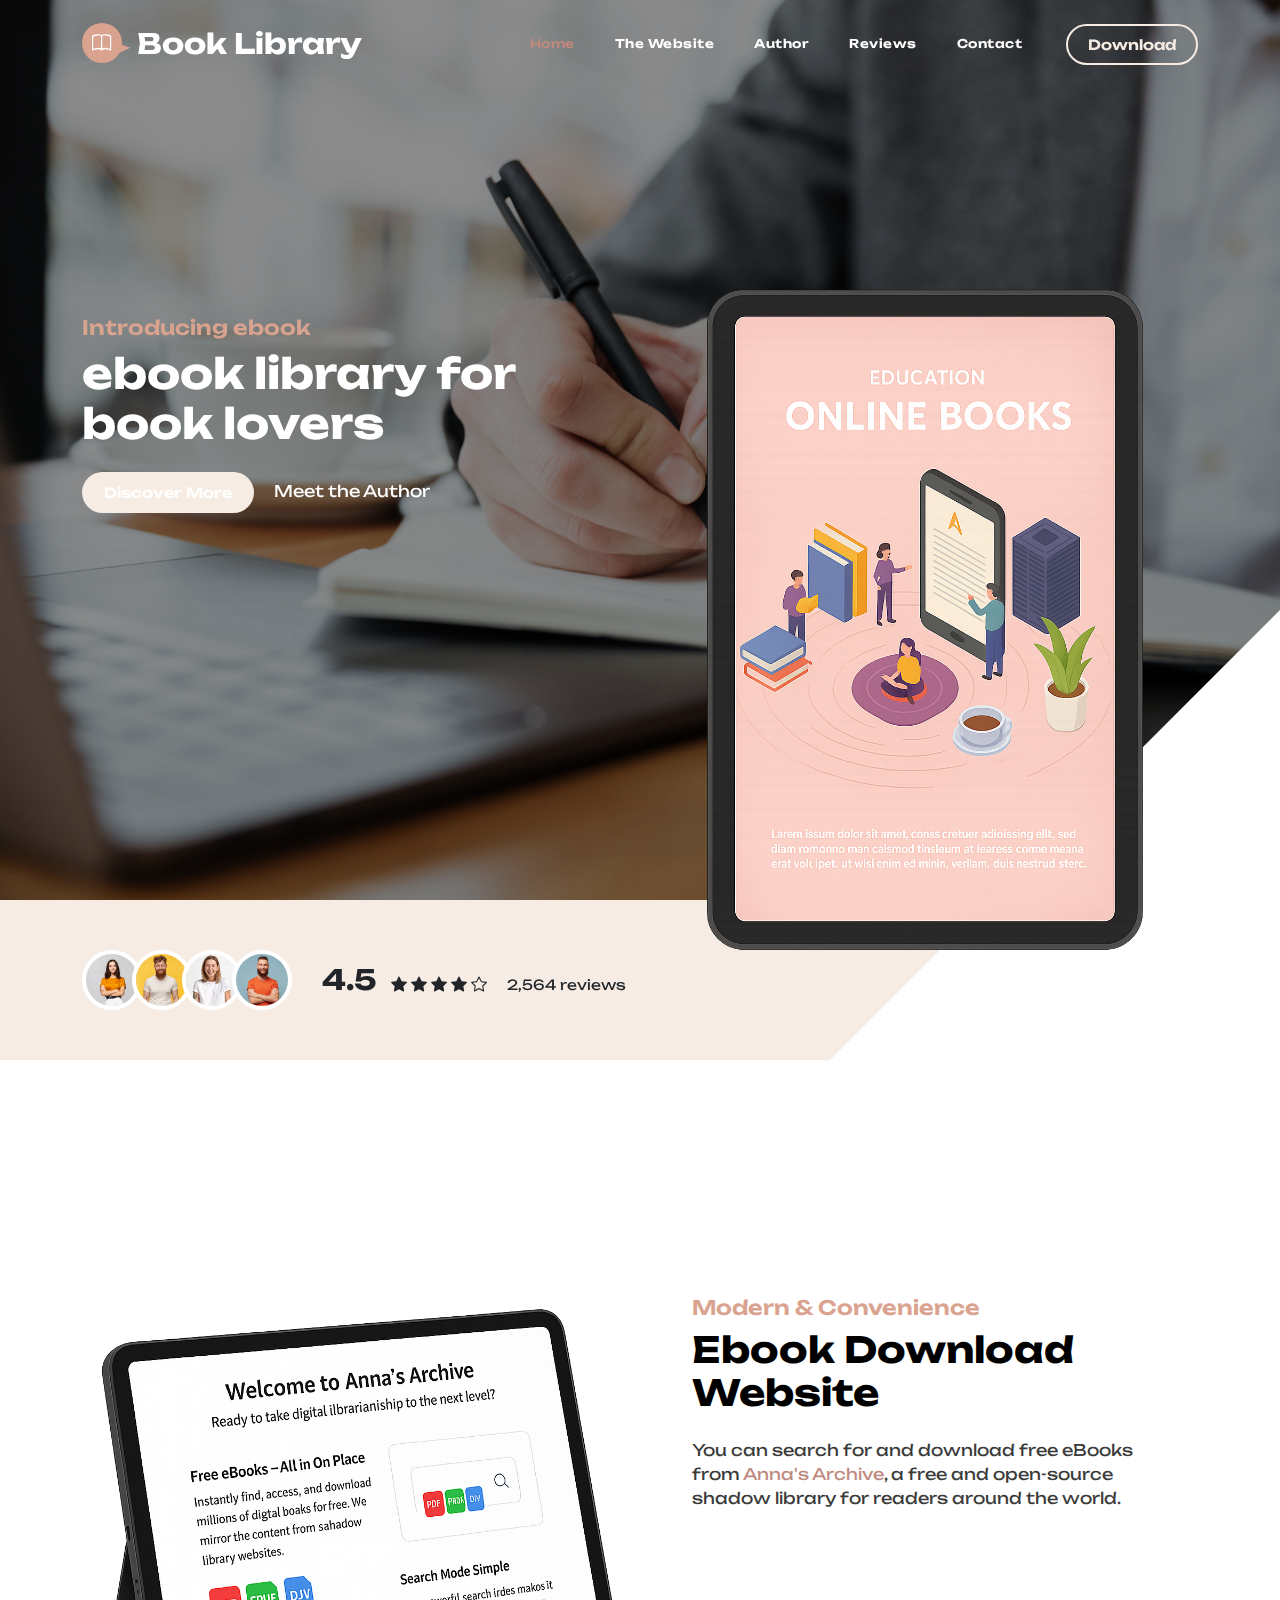
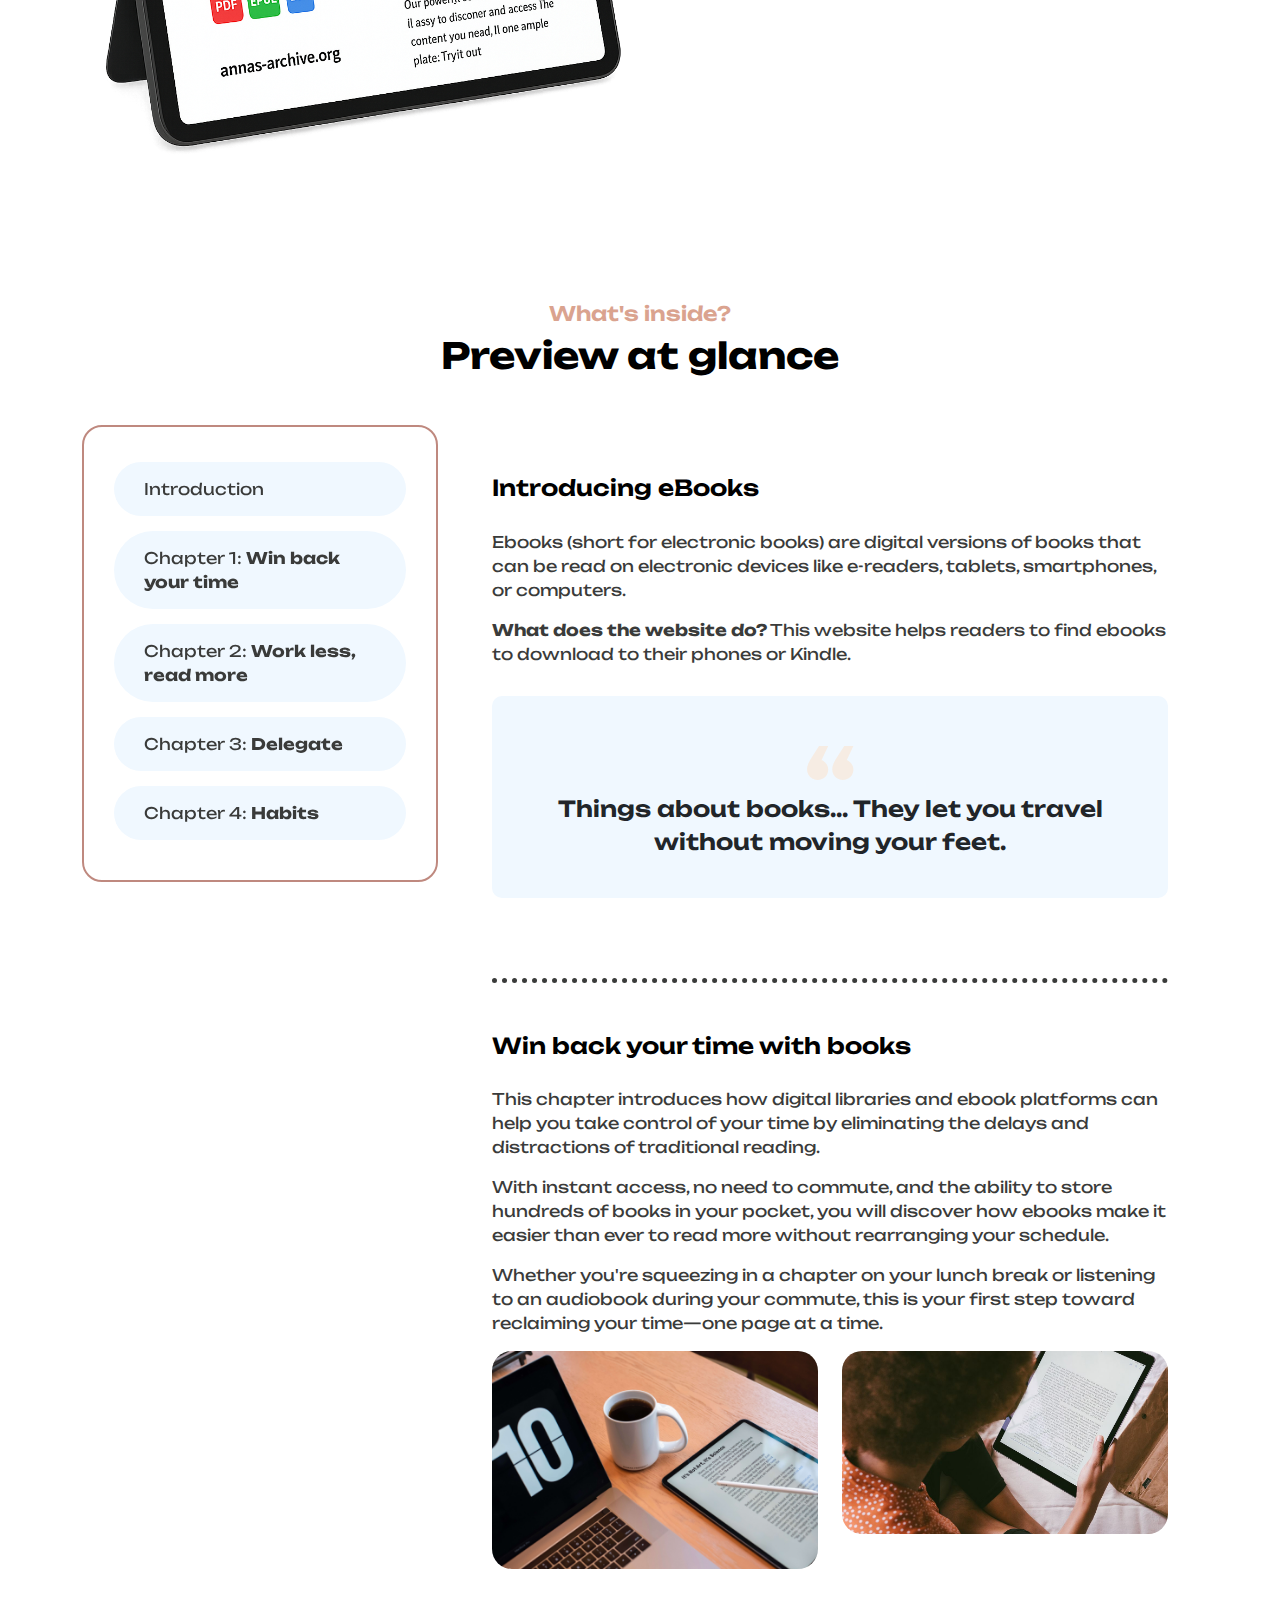
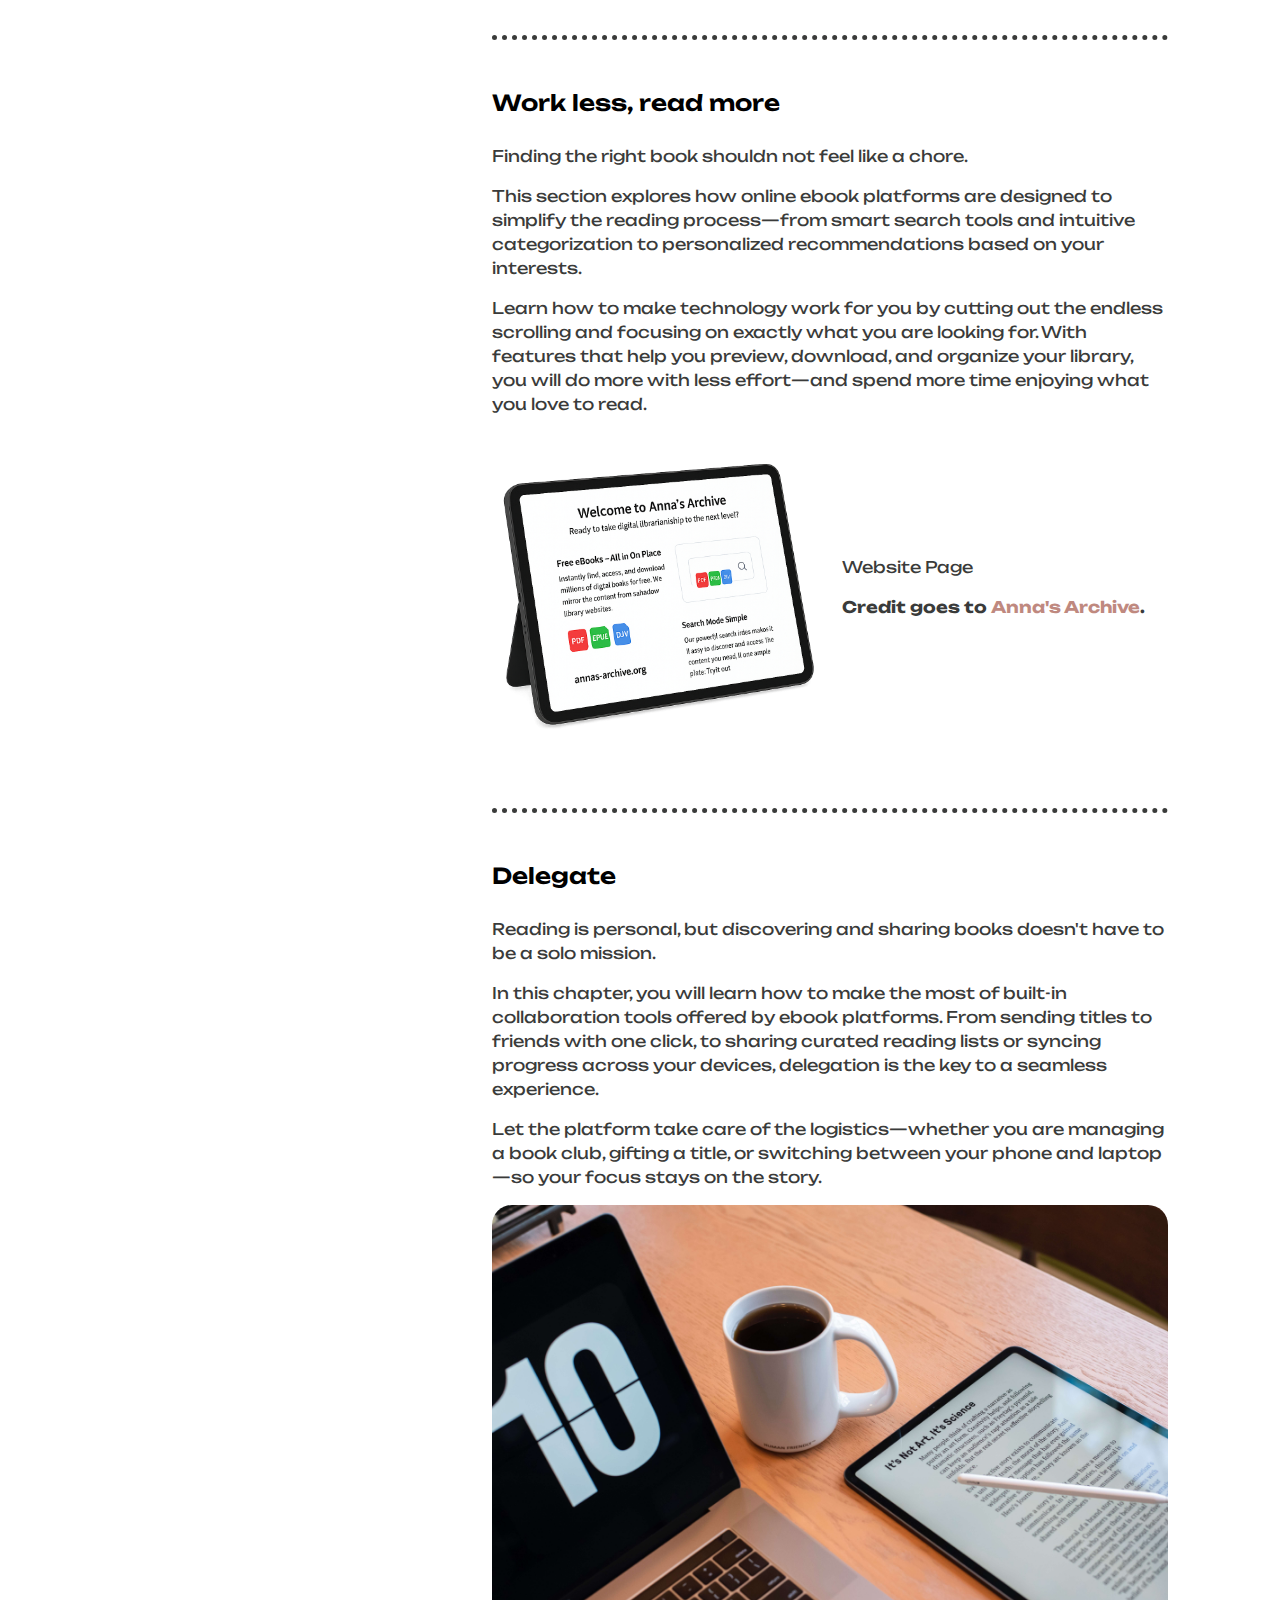
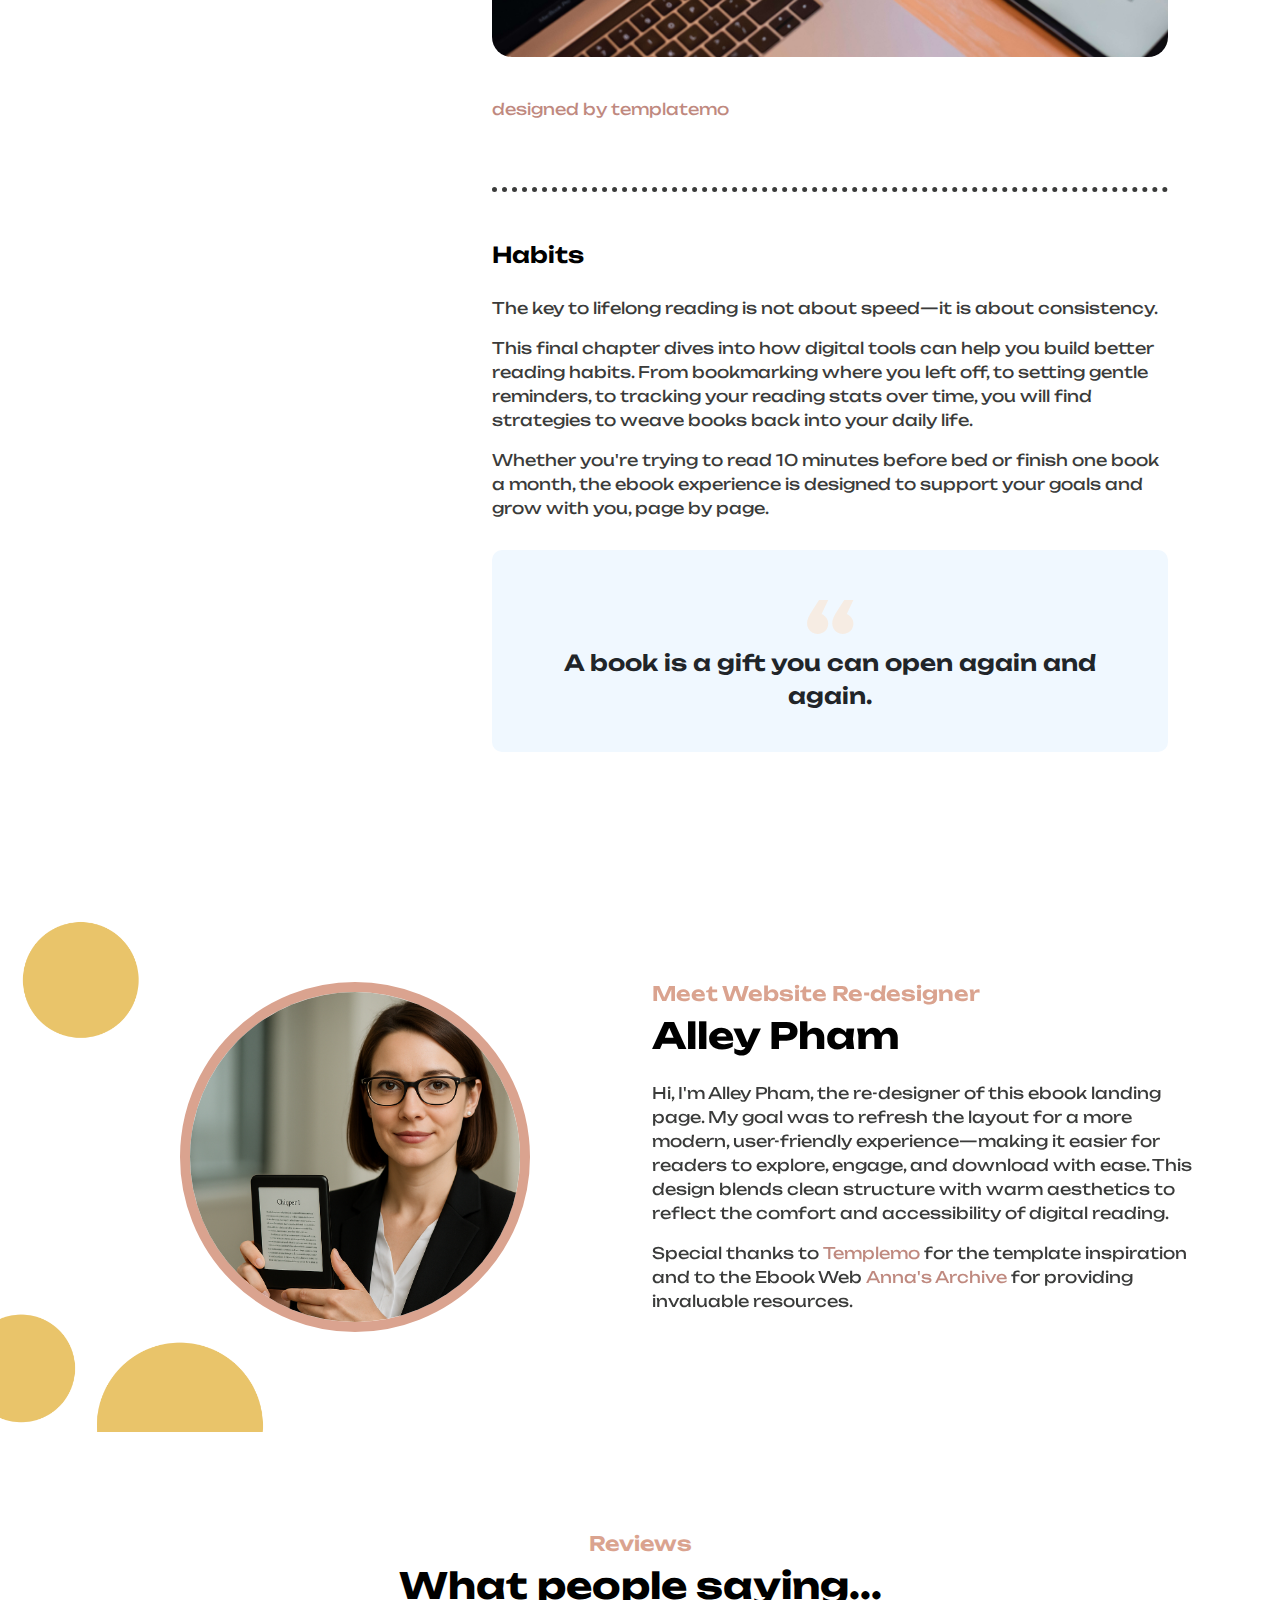
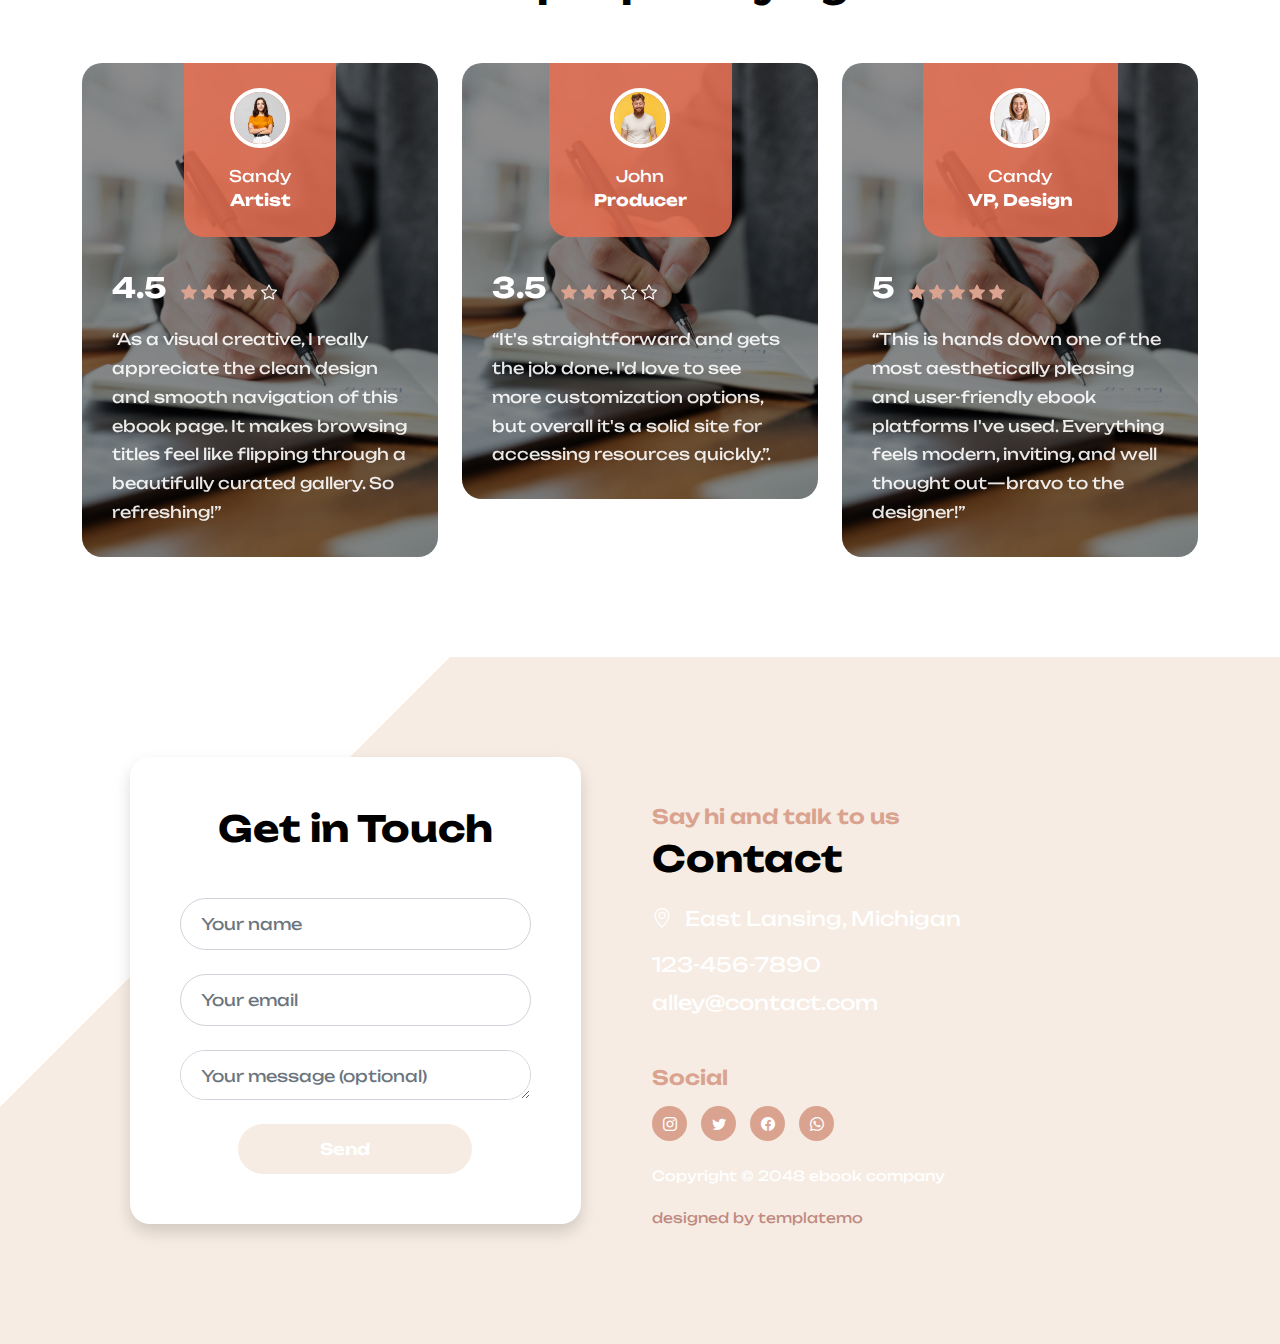
<file: Desktop/Github_MI472/index.html>
<!doctype html>
<html lang="en">
    <head>
        <meta charset="utf-8">
        <meta name="viewport" content="width=device-width, initial-scale=1">

        <meta name="description" content="">
        <meta name="author" content="">

        <title>ebook landing page template</title>

        <!-- CSS FILES -->        
        <link rel="preconnect" href="https://fonts.googleapis.com">
        
        <link rel="preconnect" href="https://fonts.gstatic.com" crossorigin>

        <link href="https://fonts.googleapis.com/css2?family=Unbounded:wght@300;400;600;700&display=swap" rel="stylesheet">

        <link href="css/bootstrap.min.css" rel="stylesheet">

        <link href="css/bootstrap-icons.css" rel="stylesheet">

        <link href="css/templatemo-ebook-landing.css" rel="stylesheet">
<!--

TemplateMo 588 ebook landing

https://templatemo.com/tm-588-ebook-landing

-->
    </head>
    
    <body>

        <main>

            <nav class="navbar navbar-expand-lg">
                <div class="container">
                    <a class="navbar-brand" href="index.html">
                        <i class="navbar-brand-icon bi-book me-2"></i>
                        <span>Book Library</span>
                    </a>

                    <div class="d-lg-none ms-auto me-3">
                        <a href="#" class="btn custom-btn custom-border-btn btn-naira btn-inverted">
                            <i class="btn-icon bi-cloud-download"></i>
                            <span>Download</span><!-- duplicated another one below for mobile -->
                        </a>
                    </div>
    
                    <button class="navbar-toggler" type="button" data-bs-toggle="collapse" data-bs-target="#navbarNav" aria-controls="navbarNav" aria-expanded="false" aria-label="Toggle navigation">
                        <span class="navbar-toggler-icon"></span>
                    </button>
    
                    <div class="collapse navbar-collapse" id="navbarNav">
                        <ul class="navbar-nav ms-lg-auto me-lg-4">
                            <li class="nav-item">
                                <a class="nav-link click-scroll" href="#section_1">Home</a>
                            </li>
    
                            <li class="nav-item">
                                <a class="nav-link click-scroll" href="#section_2">The Website</a>
                            </li>

                            <li class="nav-item">
                                <a class="nav-link click-scroll" href="#section_3">Author</a>
                            </li>

                            <li class="nav-item">
                                <a class="nav-link click-scroll" href="#section_4">Reviews</a>
                            </li>

                            <li class="nav-item">
                                <a class="nav-link click-scroll" href="#section_5">Contact</a>
                            </li>
                        </ul>

                        <div class="d-none d-lg-block">
                            <a href="#" class="btn custom-btn custom-border-btn btn-naira btn-inverted">
                                <i class="btn-icon bi-cloud-download"></i>
                                <span>Download</span><!-- duplicated above one for mobile -->
                            </a>
                        </div>
                    </div>
                </div>
            </nav>
            

            <section class="hero-section d-flex justify-content-center align-items-center min-vh-100" id="section_1">
                <div class="container">
                    <div class="row">

                        <div class="col-lg-6 col-12 mb-5 pb-5 pb-lg-0 mb-lg-0">

                            <h6>Introducing ebook</h6>

                            <h1 class="text-white mb-4">ebook library for book lovers</h1>

                            <a href="#section_2" class="btn custom-btn smoothscroll me-3">Discover More</a>

                            <a href="#section_3" class="link link--kale smoothscroll">Meet the Author</a>
                        </div>

                        <div class="hero-image-wrap col-lg-6 col-12 mt-3 mt-lg-0">
                            <img src="images/ChatGPT-ebook-tablet.png" class="hero-image img-fluid" alt="ChatGPT ebook tablet">
                        </div>

                    </div>
                </div>
            </section>


            <section class="featured-section">
                <div class="container">
                    <div class="row">

                        <div class="col-lg-8 col-12">
                            <div class="avatar-group d-flex flex-wrap align-items-center">
                                <img src="images/avatar/portrait-beautiful-young-woman-standing-grey-wall.jpg" class="img-fluid avatar-image" alt="">

                                <img src="images/avatar/portrait-young-redhead-bearded-male.jpg" class="img-fluid avatar-image avatar-image-left" alt="">

                                <img src="images/avatar/pretty-blonde-woman.jpg" class="img-fluid avatar-image avatar-image-left" alt="">

                                <img src="images/avatar/studio-portrait-emotional-happy-funny-smiling-boyfriend.jpg" class="img-fluid avatar-image avatar-image-left" alt="">

                                <div class="reviews-group mt-3 mt-lg-0">
                                    <strong>4.5</strong>

                                    <i class="bi-star-fill"></i>
                                    <i class="bi-star-fill"></i>
                                    <i class="bi-star-fill"></i>
                                    <i class="bi-star-fill"></i>
                                    <i class="bi-star"></i>

                                    <small class="ms-3">2,564 reviews</small>
                                </div>
                            </div>
                        </div>
                    </div>
                </div>
            </section>


            <section class="py-lg-5"></section>


            <section class="book-section section-padding" id="section_2">
                <div class="container">
                    <div class="row">

                        <div class="col-lg-6 col-12">
                            <img src="images/annas-archive-tablet.png" class="img-fluid" alt="">
                        </div>

                        <div class="col-lg-6 col-12">
                            <div class="book-section-info">
                                <h6>Modern &amp; Convenience</h6>


                                <h2 class="mb-4">Ebook Download Website</h2>

                                <p>You can search for and download free eBooks from <a rel="nofollow" href="https://annas-archive.org/" target="_blank">Anna's Archive</a>, a free and open-source shadow library for readers around the world.</p>
                            </div>
                        </div>

                    </div>
                </div>
            </section>


            <section>
                <div class="container">
                    <div class="row">

                        <div class="col-lg-12 col-12 text-center">
                            <h6>What's inside?</h6>

                            <h2 class="mb-5">Preview at glance</h2>
                        </div>

                        <div class="col-lg-4 col-12">
                            <nav id="navbar-example3" class="h-100 flex-column align-items-stretch">
                                <nav class="nav nav-pills flex-column">
                                    <a class="nav-link smoothscroll" href="#item-1">Introduction</a>

                                    <a class="nav-link smoothscroll" href="#item-2">Chapter 1: <strong>Win back your time</strong></a>

                                    <a class="nav-link smoothscroll" href="#item-3">Chapter 2: <strong>Work less, read more</strong></a>

                                    <a class="nav-link smoothscroll" href="#item-4">Chapter 3: <strong>Delegate</strong></a>

                                    <a class="nav-link smoothscroll" href="#item-5">Chapter 4: <strong>Habits</strong></a>
                                </nav>
                            </nav>
                        </div>

                        <div class="col-lg-8 col-12">
                            <div data-bs-spy="scroll" data-bs-target="#navbar-example3" data-bs-smooth-scroll="true" class="scrollspy-example-2" tabindex="0">
                                <div class="scrollspy-example-item" id="item-1">
                                    <h5>Introducing eBooks</h5>
                                    
                                    <p>Ebooks (short for electronic books) are digital versions of books that can be read on electronic devices like e-readers, tablets, smartphones, or computers.</p>

                                    <p><strong>What does the website do?</strong> This website helps readers to find ebooks to download to their phones or Kindle.</p>

                                    <blockquote class="blockquote">Things about books... They let you travel without moving your feet.</blockquote>
                                </div>

                                <div class="scrollspy-example-item" id="item-2">
                                    <h5>Win back your time with books</h5>

                                    <p>This chapter introduces how digital libraries and ebook platforms can help you take control of your time by eliminating the delays and distractions of traditional reading.</p>

                                    <p>With instant access, no need to commute, and the ability to store hundreds of books in your pocket, you will discover how ebooks make it easier than ever to read more without rearranging your schedule.</p>

                                    <p>Whether you're squeezing in a chapter on your lunch break or listening to an audiobook during your commute, this is your first step toward reclaiming your time—one page at a time.</p>

                                    <div class="row">
                                        <div class="col-lg-6 col-12 mb-3">
                                            <img src="images/ebook-chapter2.jpg" class="scrollspy-example-item-image img-fluid" alt="">
                                        </div>

                                        <div class="col-lg-6 col-12 mb-3">
                                            <img src="images/reading-chapter2.jpg" class="scrollspy-example-item-image img-fluid" alt="">
                                        </div>
                                    </div>

                                </div>

                                <div class="scrollspy-example-item" id="item-3">
                                    <h5>Work less, read more</h5>

                                    <p>Finding the right book shouldn not feel like a chore.</p>

                                    <p>This section explores how online ebook platforms are designed to simplify the reading process—from smart search tools and intuitive categorization to personalized recommendations based on your interests.</p>

                                    <p>Learn how to make technology work for you by cutting out the endless scrolling and focusing on exactly what you are looking for. With features that help you preview, download, and organize your library, you will do more with less effort—and spend more time enjoying what you love to read.</p>

                                    <div class="row align-items-center">
                                        <div class="col-lg-6 col-12">
                                            <img src="images/annas-archive-tablet.png" class="img-fluid" alt="">
                                        </div>

                                        <div class="col-lg-6 col-12">
                                            <p>Website Page</p>

                                            <p><strong>Credit goes to <a rel="nofollow" href="https://annas-archive.org/" target="_blank">Anna's Archive</a>.</strong></p>
                                        </div>
                                    </div>
                                </div>

                                <div class="scrollspy-example-item" id="item-4">
                                    <h5>Delegate</h5>

                                    <p>Reading is personal, but discovering and sharing books doesn't have to be a solo mission.</p>

                                    <p>In this chapter, you will learn how to make the most of built-in collaboration tools offered by ebook platforms. From sending titles to friends with one click, to sharing curated reading lists or syncing progress across your devices, delegation is the key to a seamless experience.</p>

                                    <p>Let the platform take care of the logistics—whether you are managing a book club, gifting a title, or switching between your phone and laptop—so your focus stays on the story.</p>

                                    <img src="images/ebook-chapter2.jpg" class="scrollspy-example-item-image img-fluid mb-3" alt="">

                                    <br><br><a rel="nofollow" href="https://templatemo.com" target="_blank">designed by templatemo</a></p>
                                </div>

                                <div class="scrollspy-example-item" id="item-5">
                                    <h5>Habits</h5>

                                    <p>The key to lifelong reading is not about speed—it is about consistency.</p>

                                    <p>This final chapter dives into how digital tools can help you build better reading habits. From bookmarking where you left off, to setting gentle reminders, to tracking your reading stats over time, you will find strategies to weave books back into your daily life.</p>

                                    <p>Whether you're trying to read 10 minutes before bed or finish one book a month, the ebook experience is designed to support your goals and grow with you, page by page.</p>

                                    <blockquote class="blockquote">A book is a gift you can open again and again.</blockquote>

                                </div>
                            </div>
                        </div>

                    </div>
                </div>
            </section>


            <section class="author-section section-padding" id="section_3">
                <div class="container">
                    <div class="row">

                        <div class="col-lg-6 col-12">
                            <img src="images/ChatGPT-profile-ebook.png" class="author-image img-fluid" alt="">
                        </div>

                        <div class="col-lg-6 col-12 mt-5 mt-lg-0">
                            <h6>Meet Website Re-designer</h6>

                            <h2 class="mb-4">Alley Pham</h2>

                            <p>Hi, I'm Alley Pham, the re-designer of this ebook landing page. My goal was to refresh the layout for a more modern, user-friendly experience—making it easier for readers to explore, engage, and download with ease. This design blends clean structure with warm aesthetics to reflect the comfort and accessibility of digital reading.</p>

                            <p>Special thanks to <a rel="nofollow" href="https://templatemo.com" target="_blank"> Templemo</a> for the template inspiration and to the Ebook Web <a rel="nofollow" href="https://annas-archive.org/" target="_blank">Anna's Archive</a> for providing invaluable resources.</p>
                        </div>

                    </div>
                </div>
            </section>


            <section class="reviews-section section-padding" id="section_4">
                <div class="container">
                    <div class="row">

                        <div class="col-lg-12 col-12 text-center mb-5">
                            <h6>Reviews</h6>

                            <h2>What people saying...</h2>
                        </div>

                        <div class="col-lg-4 col-12">
                            <div class="custom-block d-flex flex-wrap">
                                <div class="custom-block-image-wrap d-flex flex-column">
                                    <img src="images/avatar/portrait-beautiful-young-woman-standing-grey-wall.jpg" class="img-fluid avatar-image" alt="">

                                    <div class="text-center mt-3">
                                        <span class="text-white">Sandy</span>

                                        <strong class="d-block text-white">Artist</strong>
                                    </div>
                                </div>

                                <div class="custom-block-info">
                                    <div class="reviews-group mb-3">
                                        <strong>4.5</strong>

                                        <i class="bi-star-fill"></i>
                                        <i class="bi-star-fill"></i>
                                        <i class="bi-star-fill"></i>
                                        <i class="bi-star-fill"></i>
                                        <i class="bi-star"></i>
                                    </div>

                                    <p class="mb-0">“As a visual creative, I really appreciate the clean design and smooth navigation of this ebook page. It makes browsing titles feel like flipping through a beautifully curated gallery. So refreshing!”

                                    </p>
                                </div>
                            </div>
                        </div>

                        <div class="col-lg-4 col-12 my-5 my-lg-0">
                            <div class="custom-block d-flex flex-wrap">
                                <div class="custom-block-image-wrap d-flex flex-column">
                                    <img src="images/avatar/portrait-young-redhead-bearded-male.jpg" class="img-fluid avatar-image avatar-image-left" alt="">

                                    <div class="text-center mt-3">
                                        <span class="text-white">John</span>

                                        <strong class="d-block text-white">Producer</strong>
                                    </div>
                                </div>

                                <div class="custom-block-info">
                                    <div class="reviews-group mb-3">
                                        <strong>3.5</strong>

                                        <i class="bi-star-fill"></i>
                                        <i class="bi-star-fill"></i>
                                        <i class="bi-star-fill"></i>
                                        <i class="bi-star"></i>
                                        <i class="bi-star"></i>
                                    </div>

                                    <p class="mb-0">“It's straightforward and gets the job done. I'd love to see more customization options, but overall it's a solid site for accessing resources quickly.”.</p>
                                </div>
                            </div>
                        </div>

                        <div class="col-lg-4 col-12">
                            <div class="custom-block d-flex flex-wrap">
                                <div class="custom-block-image-wrap d-flex flex-column">
                                    <img src="images/avatar/pretty-blonde-woman.jpg" class="img-fluid avatar-image" alt="">

                                    <div class="text-center mt-3">
                                        <span class="text-white">Candy</span>

                                        <strong class="d-block text-white">VP, Design</strong>
                                    </div>
                                </div>

                                <div class="custom-block-info">
                                    <div class="reviews-group mb-3">
                                        <strong>5</strong>

                                        <i class="bi-star-fill"></i>
                                        <i class="bi-star-fill"></i>
                                        <i class="bi-star-fill"></i>
                                        <i class="bi-star-fill"></i>
                                        <i class="bi-star-fill"></i>
                                    </div>

                                    <p class="mb-0">“This is hands down one of the most aesthetically pleasing and user-friendly ebook platforms I've used. Everything feels modern, inviting, and well thought out—bravo to the designer!”</p>
                                </div>
                            </div>
                        </div>

                    </div>
                </div>
            </section>


            <section class="contact-section section-padding" id="section_5">
                <div class="container">
                    <div class="row">

                        <div class="col-lg-5 col-12 mx-auto">
                            <form class="custom-form ebook-download-form bg-white shadow" action="https://formspree.io/f/xanqladn" method="post" role="form">
                                <div class="text-center mb-5">
                                    <h2 class="mb-1">Get in Touch</h2>
                                </div>
                                  
                                <div class="ebook-download-form-body">
                                    <!-- Name Input -->
                                    <div class="input-group mb-4">
                                        <input type="text" name="name" id="ebook-form-name" class="form-control" placeholder="Your name" required>
                                        <span class="input-group-text" id="basic-addon1">
                                            <i class="custom-form-icon bi-person"></i>
                                    </span>
                                    </div>
                                
                                    <!-- Email Input -->
                                    <div class="input-group mb-4">
                                        <input type="email" name="email" id="ebook-email" class="form-control" placeholder="Your email" required>
                                        <span class="input-group-text" id="basic-addon2">
                                            <i class="custom-form-icon bi-envelope"></i>
                                        </span>
                                    </div>
                                
                                    <!-- Message (Optional) -->
                                    <div class="input-group mb-4">
                                        <textarea name="message" class="form-control" rows="4" placeholder="Your message (optional)"></textarea>
                                    </div>
                                
                                    <!-- Submit Button -->
                                    <div class="col-lg-8 col-md-10 col-8 mx-auto">
                                        <button type="submit" class="form-control">Send</button>
                                    </div>
                                </div>
                            </form>
                        </div>
                                  

                        <div class="col-lg-6 col-12">
                            <h6 class="mt-5">Say hi and talk to us</h6>

                            <h2 class="mb-4">Contact</h2>

                            <p class="mb-3">
                                <i class="bi-geo-alt me-2"></i>
                                East Lansing, Michigan
                            </p>

                            <p class="mb-2">
                                <a href="tel: 123-456-7890" class="contact-link">
                                    123-456-7890
                                </a>
                            </p>

                            <p>
                                <a href="mailto:alley@contact.com" class="contact-link">
                                    alley@contact.com
                                </a>
                            </p>

                            <h6 class="site-footer-title mt-5 mb-3">Social</h6>

                            <ul class="social-icon mb-4">
                                <li class="social-icon-item">
                                    <a href="#" class="social-icon-link bi-instagram"></a>
                                </li>

                                <li class="social-icon-item">
                                    <a href="#" class="social-icon-link bi-twitter"></a>
                                </li>
                                
                                <li class="social-icon-item">
                                    <a href="#" class="social-icon-link bi-facebook"></a>
                                </li>

                                <li class="social-icon-item">
                                    <a href="#" class="social-icon-link bi-whatsapp"></a>
                                </li>
                            </ul>

                            <p class="copyright-text">Copyright © 2048 ebook company
                            <br><br><a rel="nofollow" href="https://templatemo.com" target="_blank">designed by templatemo</a></p>
                        </div>

                    </div>
                </div>
            </section>

        </main>

        <!-- JAVASCRIPT FILES -->
        <script src="js/jquery.min.js"></script>
        <script src="js/bootstrap.bundle.min.js"></script>
        <script src="js/jquery.sticky.js"></script>
        <script src="js/click-scroll.js"></script>
        <script src="js/custom.js"></script>

    </body>
</html>
</file>
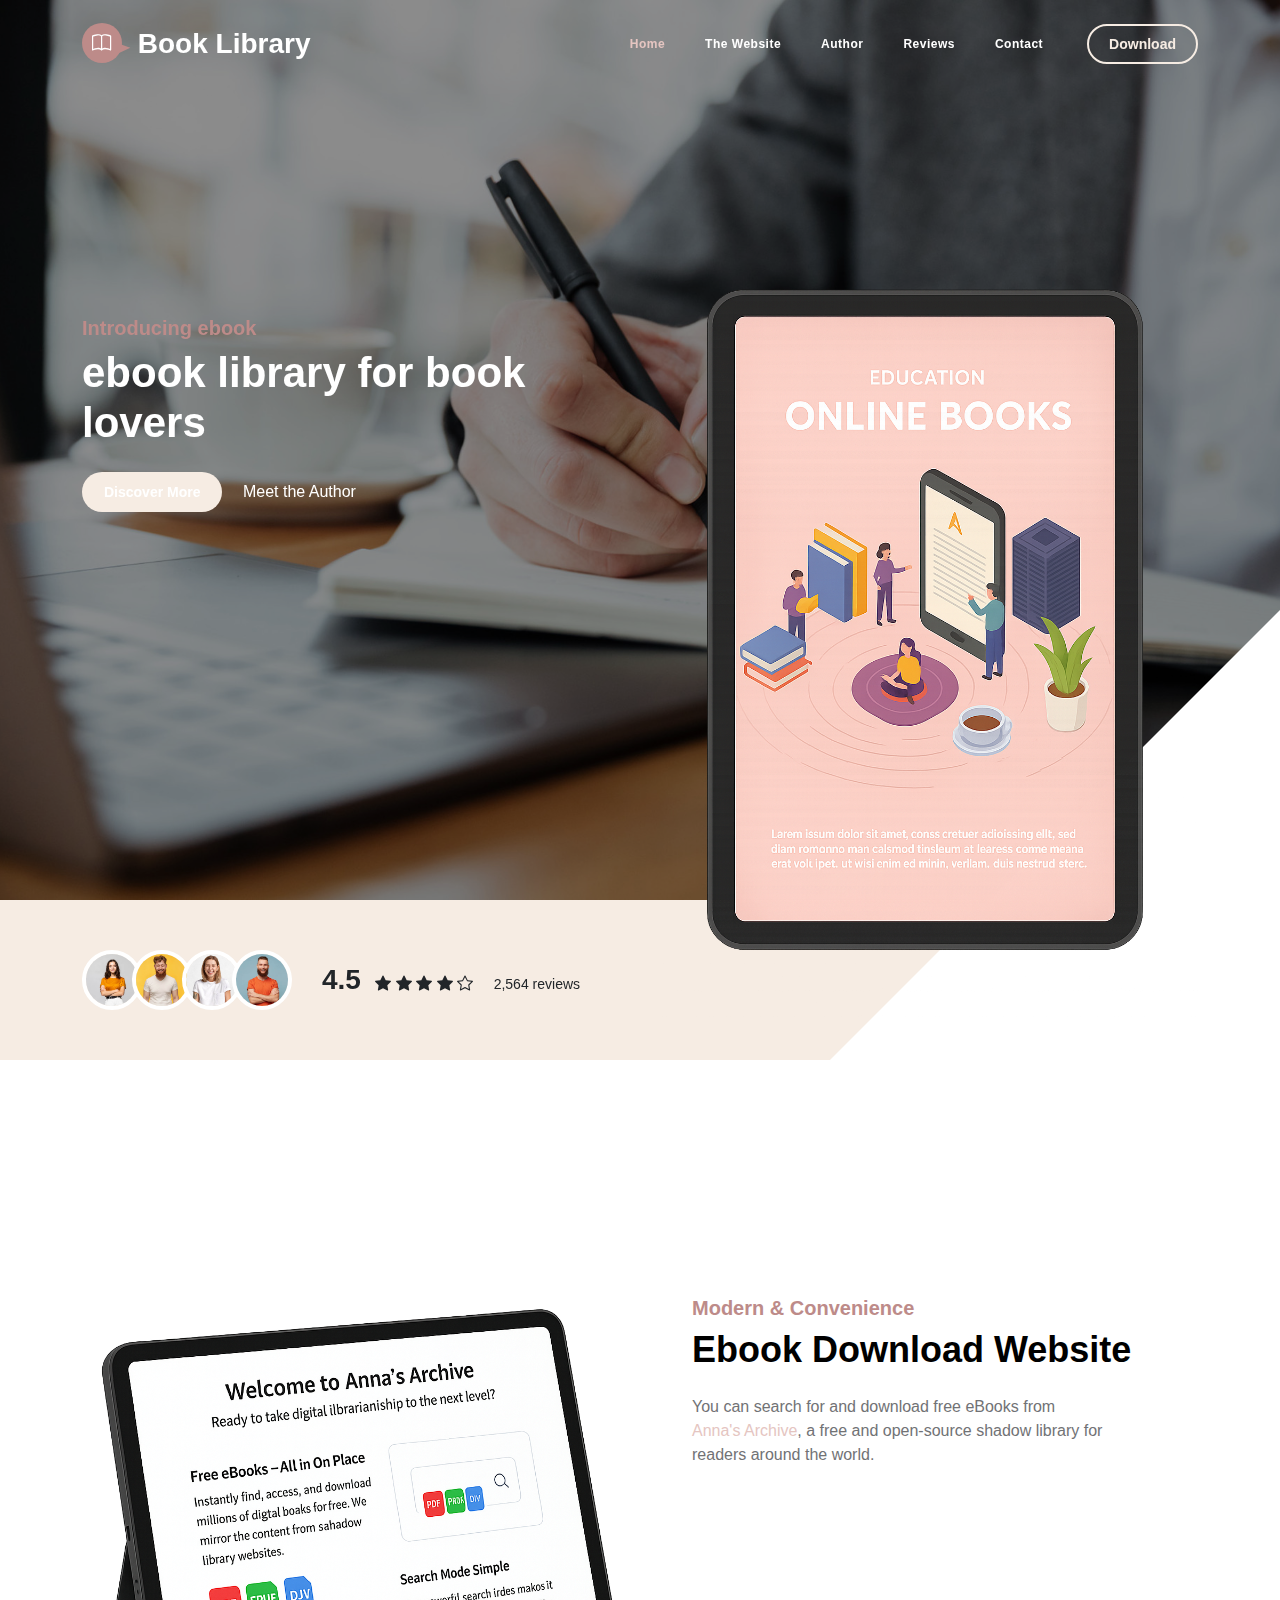
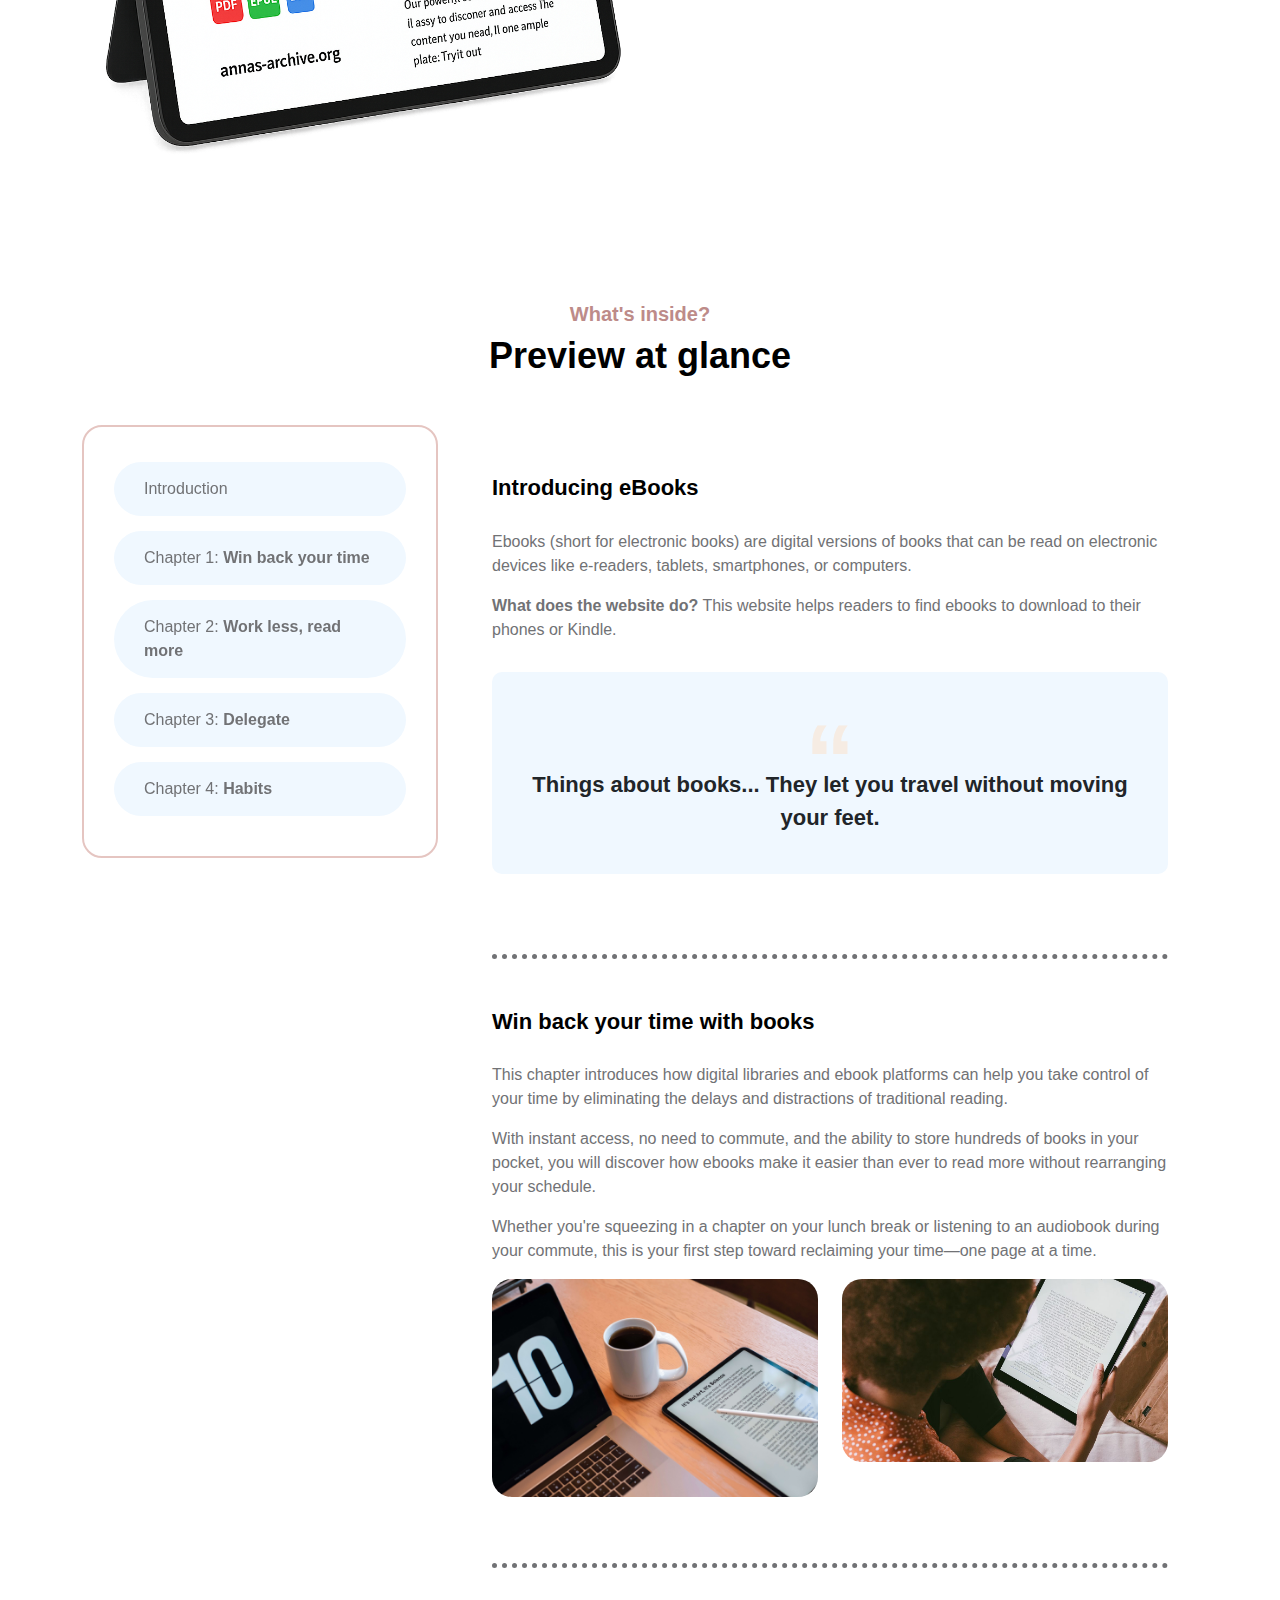
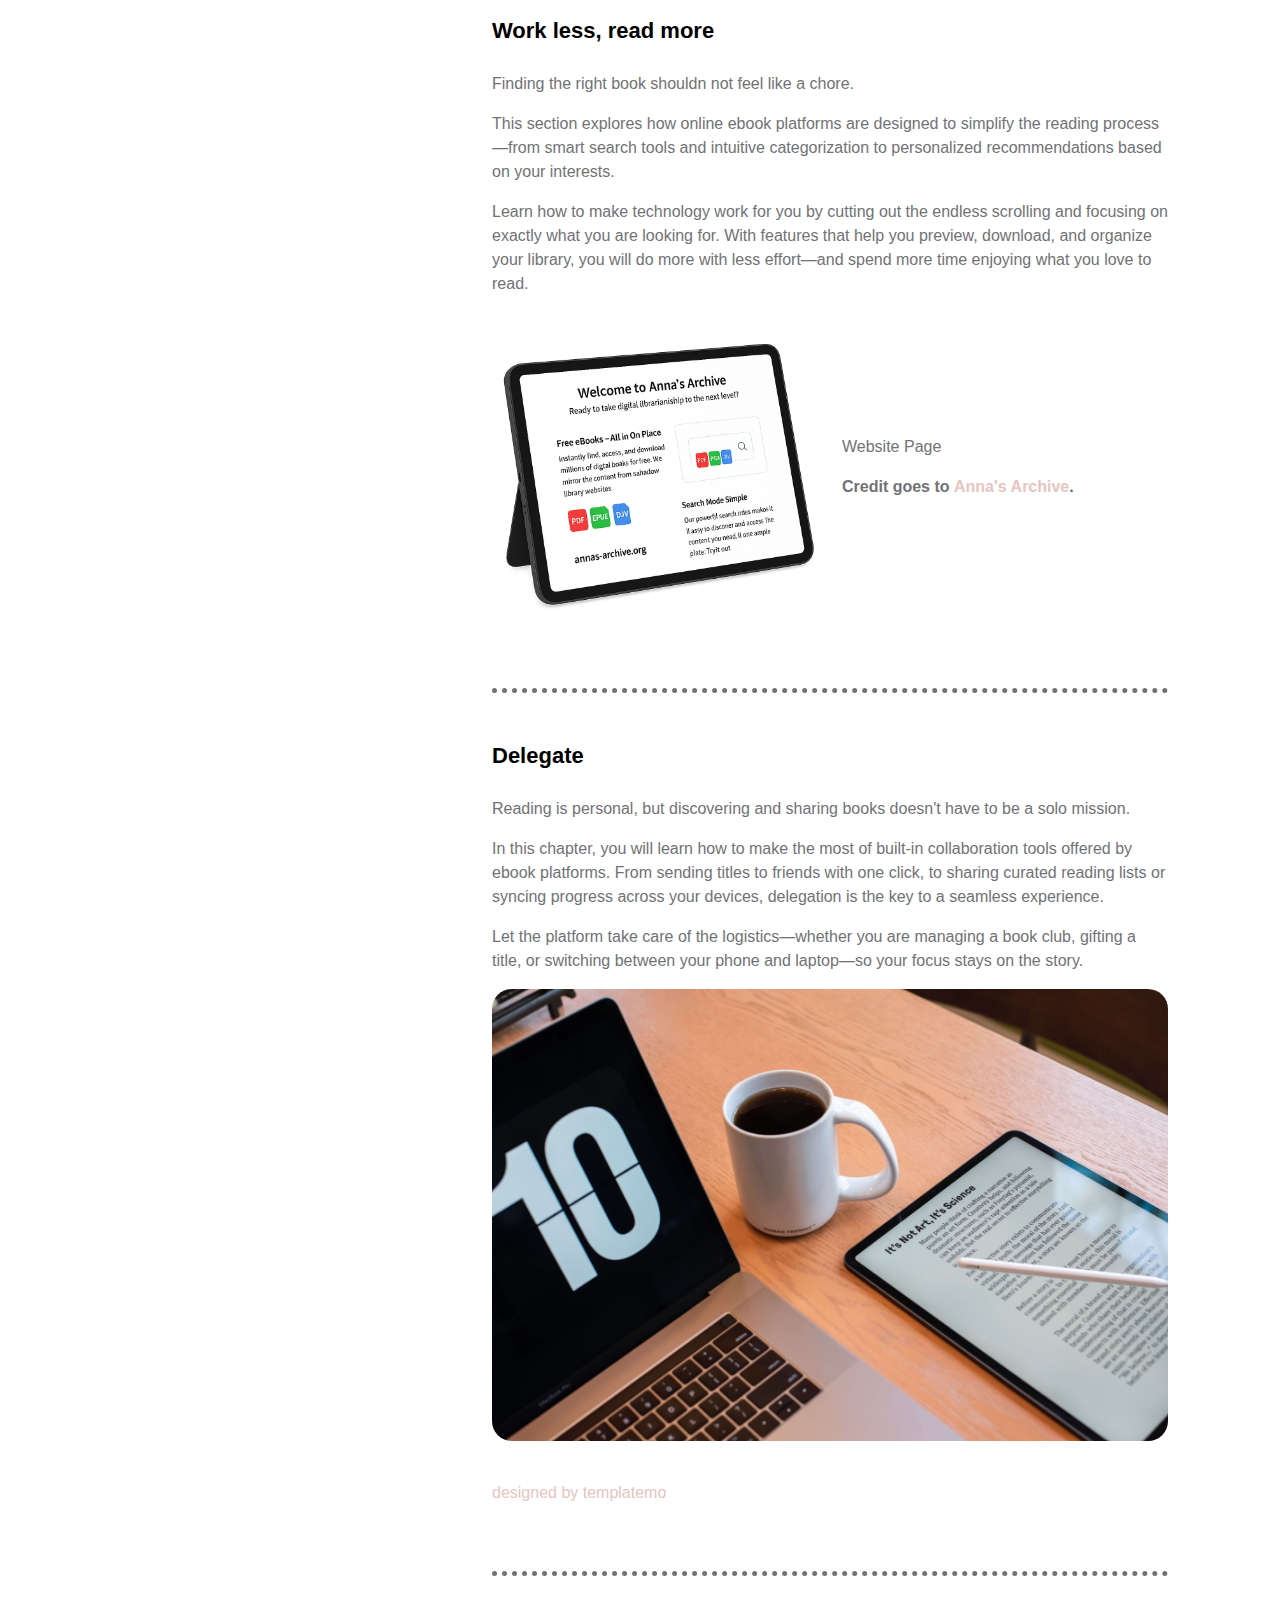
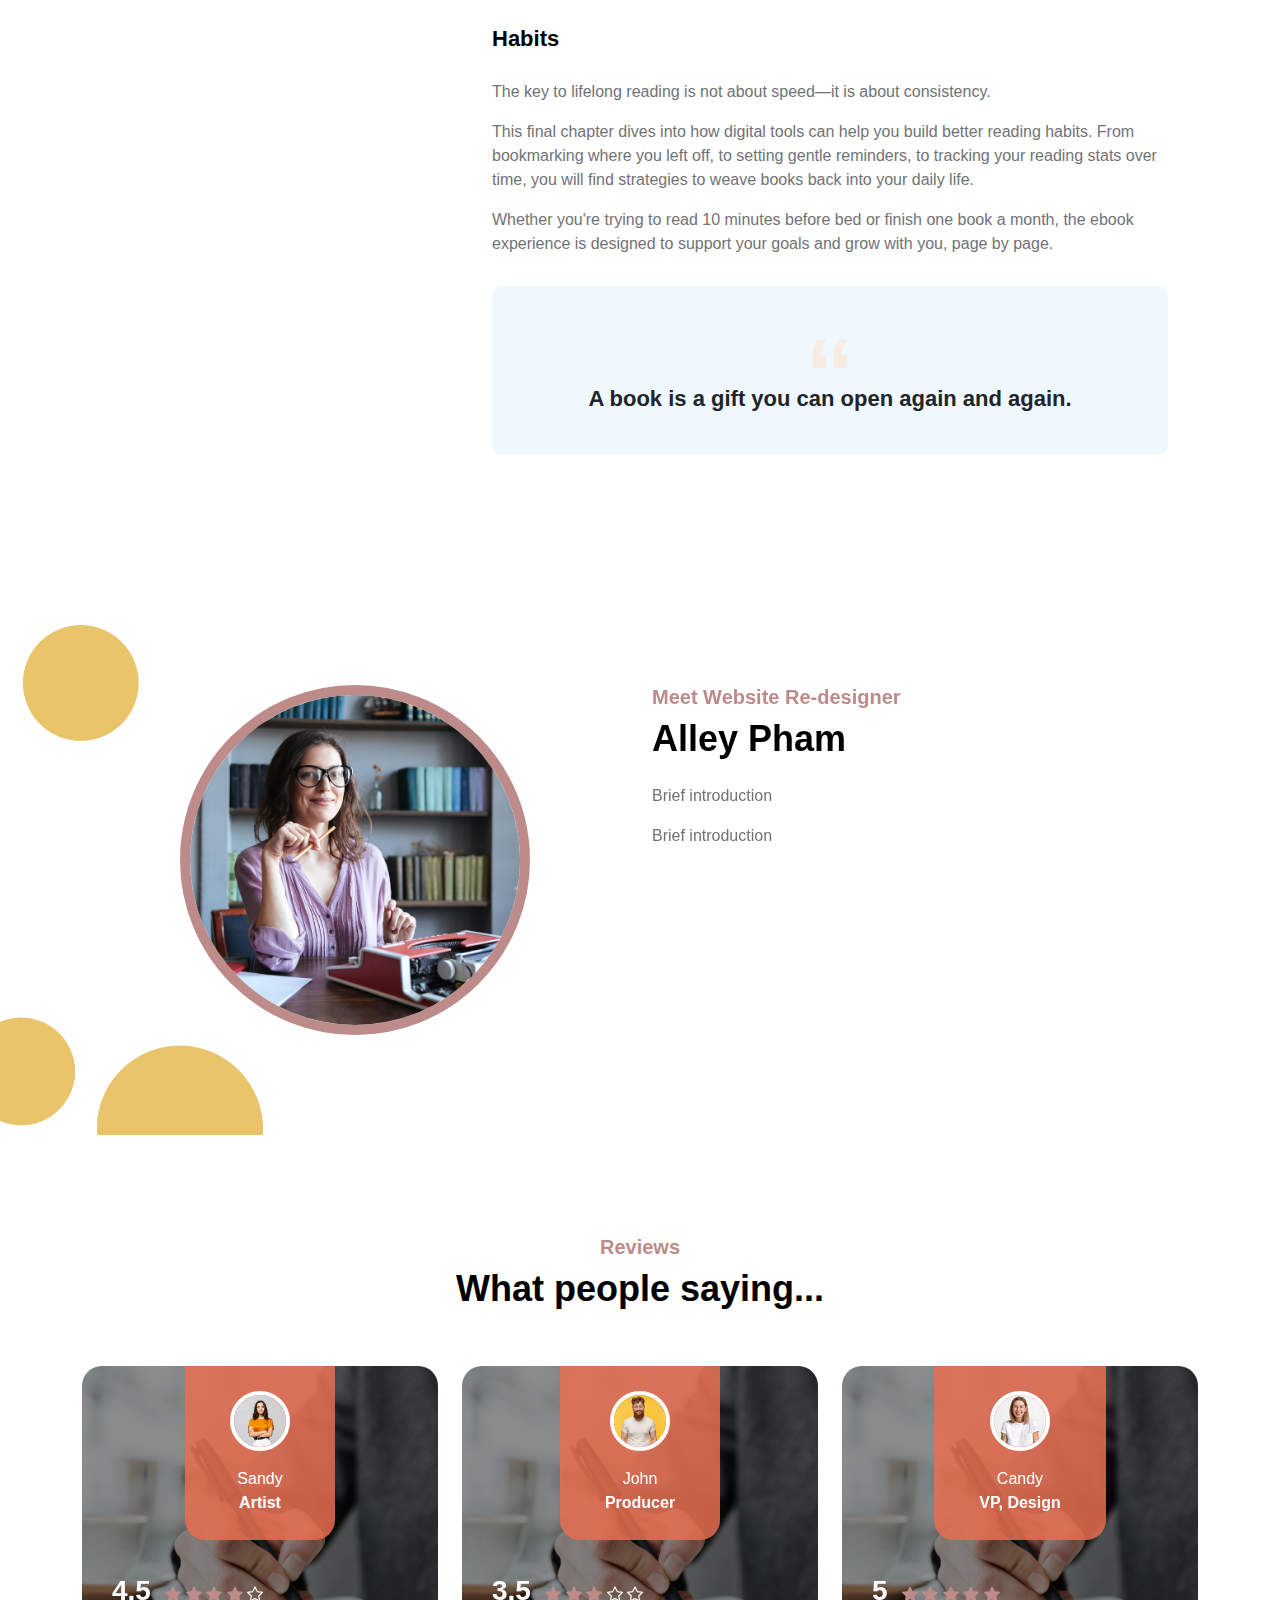
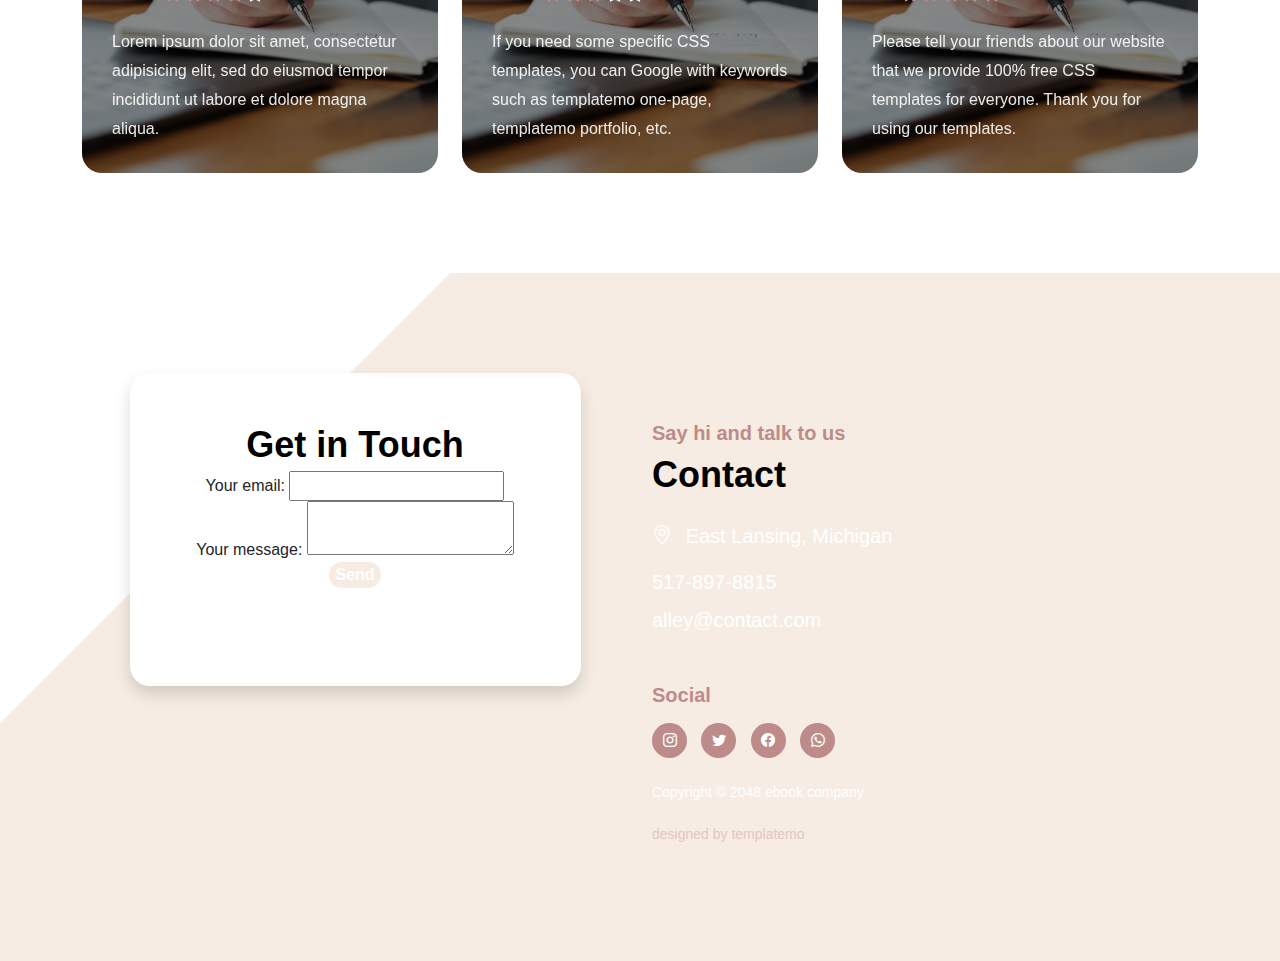
<file: ebook landing page template.html>
<!DOCTYPE html>
<!-- saved from url=(0085)file:///Users/bbimanguo/Desktop/Github_MI472/templatemo_588_ebook_landing/index.html# -->
<html lang="en"><head><meta http-equiv="Content-Type" content="text/html; charset=UTF-8">
        
        <meta name="viewport" content="width=device-width, initial-scale=1">

        <meta name="description" content="">
        <meta name="author" content="">

        <title>ebook landing page template</title>

        <!-- CSS FILES -->        
        <link rel="preconnect" href="https://fonts.googleapis.com/">
        
        <link rel="preconnect" href="https://fonts.gstatic.com/" crossorigin="">

        <link href="./ebook landing page template_files/css2" rel="stylesheet">

        <link href="./ebook landing page template_files/bootstrap.min.css" rel="stylesheet">

        <link href="./ebook landing page template_files/bootstrap-icons.css" rel="stylesheet">

        <link href="./ebook landing page template_files/templatemo-ebook-landing.css" rel="stylesheet">
<!--

TemplateMo 588 ebook landing

https://templatemo.com/tm-588-ebook-landing

-->
    </head>
    
    <body>

        <main>

            <div id="sticky-wrapper" class="sticky-wrapper" style="height: 88px;"><nav class="navbar navbar-expand-lg">
                <div class="container">
                    <a class="navbar-brand" href="file:///Users/bbimanguo/Desktop/Github_MI472/templatemo_588_ebook_landing/index.html">
                        <i class="navbar-brand-icon bi-book me-2"></i>
                        <span>Book Library</span>
                    </a>

                    <div class="d-lg-none ms-auto me-3">
                        <a href="file:///Users/bbimanguo/Desktop/Github_MI472/templatemo_588_ebook_landing/index.html#" class="btn custom-btn custom-border-btn btn-naira btn-inverted">
                            <i class="btn-icon bi-cloud-download"></i>
                            <span>Download</span><!-- duplicated another one below for mobile -->
                        </a>
                    </div>
    
                    <button class="navbar-toggler" type="button" data-bs-toggle="collapse" data-bs-target="#navbarNav" aria-controls="navbarNav" aria-expanded="false" aria-label="Toggle navigation">
                        <span class="navbar-toggler-icon"></span>
                    </button>
    
                    <div class="collapse navbar-collapse" id="navbarNav">
                        <ul class="navbar-nav ms-lg-auto me-lg-4">
                            <li class="nav-item">
                                <a class="nav-link click-scroll active" href="file:///Users/bbimanguo/Desktop/Github_MI472/templatemo_588_ebook_landing/index.html#section_1">Home</a>
                            </li>
    
                            <li class="nav-item">
                                <a class="nav-link click-scroll inactive" href="file:///Users/bbimanguo/Desktop/Github_MI472/templatemo_588_ebook_landing/index.html#section_2">The Website</a>
                            </li>

                            <li class="nav-item">
                                <a class="nav-link click-scroll inactive" href="file:///Users/bbimanguo/Desktop/Github_MI472/templatemo_588_ebook_landing/index.html#section_3">Author</a>
                            </li>

                            <li class="nav-item">
                                <a class="nav-link click-scroll inactive" href="file:///Users/bbimanguo/Desktop/Github_MI472/templatemo_588_ebook_landing/index.html#section_4">Reviews</a>
                            </li>

                            <li class="nav-item">
                                <a class="nav-link click-scroll inactive" href="file:///Users/bbimanguo/Desktop/Github_MI472/templatemo_588_ebook_landing/index.html#section_5">Contact</a>
                            </li>
                        </ul>

                        <div class="d-none d-lg-block">
                            <a href="file:///Users/bbimanguo/Desktop/Github_MI472/templatemo_588_ebook_landing/index.html#" class="btn custom-btn custom-border-btn btn-naira btn-inverted">
                                <i class="btn-icon bi-cloud-download"></i>
                                <span>Download</span><!-- duplicated above one for mobile -->
                            </a>
                        </div>
                    </div>
                </div>
            </nav></div>
            

            <section class="hero-section d-flex justify-content-center align-items-center min-vh-100" id="section_1">
                <div class="container">
                    <div class="row">

                        <div class="col-lg-6 col-12 mb-5 pb-5 pb-lg-0 mb-lg-0">

                            <h6>Introducing ebook</h6>

                            <h1 class="text-white mb-4">ebook library for book lovers</h1>

                            <a href="file:///Users/bbimanguo/Desktop/Github_MI472/templatemo_588_ebook_landing/index.html#section_2" class="btn custom-btn smoothscroll me-3">Discover More</a>

                            <a href="file:///Users/bbimanguo/Desktop/Github_MI472/templatemo_588_ebook_landing/index.html#section_3" class="link link--kale smoothscroll">Meet the Author</a>
                        </div>

                        <div class="hero-image-wrap col-lg-6 col-12 mt-3 mt-lg-0">
                            <img src="./ebook landing page template_files/ChatGPT-ebook-tablet.png" class="hero-image img-fluid" alt="ChatGPT ebook tablet">
                        </div>

                    </div>
                </div>
            </section>


            <section class="featured-section">
                <div class="container">
                    <div class="row">

                        <div class="col-lg-8 col-12">
                            <div class="avatar-group d-flex flex-wrap align-items-center">
                                <img src="./ebook landing page template_files/portrait-beautiful-young-woman-standing-grey-wall.jpg" class="img-fluid avatar-image" alt="">

                                <img src="./ebook landing page template_files/portrait-young-redhead-bearded-male.jpg" class="img-fluid avatar-image avatar-image-left" alt="">

                                <img src="./ebook landing page template_files/pretty-blonde-woman.jpg" class="img-fluid avatar-image avatar-image-left" alt="">

                                <img src="./ebook landing page template_files/studio-portrait-emotional-happy-funny-smiling-boyfriend.jpg" class="img-fluid avatar-image avatar-image-left" alt="">

                                <div class="reviews-group mt-3 mt-lg-0">
                                    <strong>4.5</strong>

                                    <i class="bi-star-fill"></i>
                                    <i class="bi-star-fill"></i>
                                    <i class="bi-star-fill"></i>
                                    <i class="bi-star-fill"></i>
                                    <i class="bi-star"></i>

                                    <small class="ms-3">2,564 reviews</small>
                                </div>
                            </div>
                        </div>
                    </div>
                </div>
            </section>


            <section class="py-lg-5"></section>


            <section class="book-section section-padding" id="section_2">
                <div class="container">
                    <div class="row">

                        <div class="col-lg-6 col-12">
                            <img src="./ebook landing page template_files/annas-archive-tablet.png" class="img-fluid" alt="">
                        </div>

                        <div class="col-lg-6 col-12">
                            <div class="book-section-info">
                                <h6>Modern &amp; Convenience</h6>


                                <h2 class="mb-4">Ebook Download Website</h2>

                                <p>You can search for and download free eBooks from <a rel="nofollow" href="https://annas-archive.org/" target="_blank">Anna's Archive</a>, a free and open-source shadow library for readers around the world.</p>
                            </div>
                        </div>

                    </div>
                </div>
            </section>


            <section>
                <div class="container">
                    <div class="row">

                        <div class="col-lg-12 col-12 text-center">
                            <h6>What's inside?</h6>

                            <h2 class="mb-5">Preview at glance</h2>
                        </div>

                        <div class="col-lg-4 col-12">
                            <nav id="navbar-example3" class="h-100 flex-column align-items-stretch">
                                <nav class="nav nav-pills flex-column">
                                    <a class="nav-link smoothscroll" href="file:///Users/bbimanguo/Desktop/Github_MI472/templatemo_588_ebook_landing/index.html#item-1">Introduction</a>

                                    <a class="nav-link smoothscroll" href="file:///Users/bbimanguo/Desktop/Github_MI472/templatemo_588_ebook_landing/index.html#item-2">Chapter 1: <strong>Win back your time</strong></a>

                                    <a class="nav-link smoothscroll" href="file:///Users/bbimanguo/Desktop/Github_MI472/templatemo_588_ebook_landing/index.html#item-3">Chapter 2: <strong>Work less, read more</strong></a>

                                    <a class="nav-link smoothscroll" href="file:///Users/bbimanguo/Desktop/Github_MI472/templatemo_588_ebook_landing/index.html#item-4">Chapter 3: <strong>Delegate</strong></a>

                                    <a class="nav-link smoothscroll" href="file:///Users/bbimanguo/Desktop/Github_MI472/templatemo_588_ebook_landing/index.html#item-5">Chapter 4: <strong>Habits</strong></a>
                                </nav>
                            </nav>
                        </div>

                        <div class="col-lg-8 col-12">
                            <div data-bs-spy="scroll" data-bs-target="#navbar-example3" data-bs-smooth-scroll="true" class="scrollspy-example-2" tabindex="0">
                                <div class="scrollspy-example-item" id="item-1">
                                    <h5>Introducing eBooks</h5>
                                    
                                    <p>Ebooks (short for electronic books) are digital versions of books that can be read on electronic devices like e-readers, tablets, smartphones, or computers.</p>

                                    <p><strong>What does the website do?</strong> This website helps readers to find ebooks to download to their phones or Kindle.</p>

                                    <blockquote class="blockquote">Things about books... They let you travel without moving your feet.</blockquote>
                                </div>

                                <div class="scrollspy-example-item" id="item-2">
                                    <h5>Win back your time with books</h5>

                                    <p>This chapter introduces how digital libraries and ebook platforms can help you take control of your time by eliminating the delays and distractions of traditional reading.</p>

                                    <p>With instant access, no need to commute, and the ability to store hundreds of books in your pocket, you will discover how ebooks make it easier than ever to read more without rearranging your schedule.</p>

                                    <p>Whether you're squeezing in a chapter on your lunch break or listening to an audiobook during your commute, this is your first step toward reclaiming your time—one page at a time.</p>

                                    <div class="row">
                                        <div class="col-lg-6 col-12 mb-3">
                                            <img src="./ebook landing page template_files/ebook-chapter2.jpg" class="scrollspy-example-item-image img-fluid" alt="">
                                        </div>

                                        <div class="col-lg-6 col-12 mb-3">
                                            <img src="./ebook landing page template_files/reading-chapter2.jpg" class="scrollspy-example-item-image img-fluid" alt="">
                                        </div>
                                    </div>

                                </div>

                                <div class="scrollspy-example-item" id="item-3">
                                    <h5>Work less, read more</h5>

                                    <p>Finding the right book shouldn not feel like a chore.</p>

                                    <p>This section explores how online ebook platforms are designed to simplify the reading process—from smart search tools and intuitive categorization to personalized recommendations based on your interests.</p>

                                    <p>Learn how to make technology work for you by cutting out the endless scrolling and focusing on exactly what you are looking for. With features that help you preview, download, and organize your library, you will do more with less effort—and spend more time enjoying what you love to read.</p>

                                    <div class="row align-items-center">
                                        <div class="col-lg-6 col-12">
                                            <img src="./ebook landing page template_files/annas-archive-tablet.png" class="img-fluid" alt="">
                                        </div>

                                        <div class="col-lg-6 col-12">
                                            <p>Website Page</p>

                                            <p><strong>Credit goes to <a rel="nofollow" href="https://annas-archive.org/" target="_blank">Anna's Archive</a>.</strong></p>
                                        </div>
                                    </div>
                                </div>

                                <div class="scrollspy-example-item" id="item-4">
                                    <h5>Delegate</h5>

                                    <p>Reading is personal, but discovering and sharing books doesn't have to be a solo mission.</p>

                                    <p>In this chapter, you will learn how to make the most of built-in collaboration tools offered by ebook platforms. From sending titles to friends with one click, to sharing curated reading lists or syncing progress across your devices, delegation is the key to a seamless experience.</p>

                                    <p>Let the platform take care of the logistics—whether you are managing a book club, gifting a title, or switching between your phone and laptop—so your focus stays on the story.</p>

                                    <img src="./ebook landing page template_files/ebook-chapter2.jpg" class="scrollspy-example-item-image img-fluid mb-3" alt="">

                                    <br><br><a rel="nofollow" href="https://templatemo.com/" target="_blank">designed by templatemo</a><p></p>
                                </div>

                                <div class="scrollspy-example-item" id="item-5">
                                    <h5>Habits</h5>

                                    <p>The key to lifelong reading is not about speed—it is about consistency.</p>

                                    <p>This final chapter dives into how digital tools can help you build better reading habits. From bookmarking where you left off, to setting gentle reminders, to tracking your reading stats over time, you will find strategies to weave books back into your daily life.</p>

                                    <p>Whether you're trying to read 10 minutes before bed or finish one book a month, the ebook experience is designed to support your goals and grow with you, page by page.</p>

                                    <blockquote class="blockquote">A book is a gift you can open again and again.</blockquote>

                                </div>
                            </div>
                        </div>

                    </div>
                </div>
            </section>


            <section class="author-section section-padding" id="section_3">
                <div class="container">
                    <div class="row">

                        <div class="col-lg-6 col-12">
                            <img src="./ebook landing page template_files/portrait-mature-smiling-authoress-sitting-desk.jpg" class="author-image img-fluid" alt="">
                        </div>

                        <div class="col-lg-6 col-12 mt-5 mt-lg-0">
                            <h6>Meet Website Re-designer</h6>

                            <h2 class="mb-4">Alley Pham</h2>

                            <p>Brief introduction</p>

                            <p>Brief introduction</p>
                        </div>

                    </div>
                </div>
            </section>


            <section class="reviews-section section-padding" id="section_4">
                <div class="container">
                    <div class="row">

                        <div class="col-lg-12 col-12 text-center mb-5">
                            <h6>Reviews</h6>

                            <h2>What people saying...</h2>
                        </div>

                        <div class="col-lg-4 col-12">
                            <div class="custom-block d-flex flex-wrap">
                                <div class="custom-block-image-wrap d-flex flex-column">
                                    <img src="./ebook landing page template_files/portrait-beautiful-young-woman-standing-grey-wall.jpg" class="img-fluid avatar-image" alt="">

                                    <div class="text-center mt-3">
                                        <span class="text-white">Sandy</span>

                                        <strong class="d-block text-white">Artist</strong>
                                    </div>
                                </div>

                                <div class="custom-block-info">
                                    <div class="reviews-group mb-3">
                                        <strong>4.5</strong>

                                        <i class="bi-star-fill"></i>
                                        <i class="bi-star-fill"></i>
                                        <i class="bi-star-fill"></i>
                                        <i class="bi-star-fill"></i>
                                        <i class="bi-star"></i>
                                    </div>

                                    <p class="mb-0">Lorem ipsum dolor sit amet, consectetur adipisicing elit, sed do eiusmod tempor incididunt ut labore et dolore magna aliqua.</p>
                                </div>
                            </div>
                        </div>

                        <div class="col-lg-4 col-12 my-5 my-lg-0">
                            <div class="custom-block d-flex flex-wrap">
                                <div class="custom-block-image-wrap d-flex flex-column">
                                    <img src="./ebook landing page template_files/portrait-young-redhead-bearded-male.jpg" class="img-fluid avatar-image avatar-image-left" alt="">

                                    <div class="text-center mt-3">
                                        <span class="text-white">John</span>

                                        <strong class="d-block text-white">Producer</strong>
                                    </div>
                                </div>

                                <div class="custom-block-info">
                                    <div class="reviews-group mb-3">
                                        <strong>3.5</strong>

                                        <i class="bi-star-fill"></i>
                                        <i class="bi-star-fill"></i>
                                        <i class="bi-star-fill"></i>
                                        <i class="bi-star"></i>
                                        <i class="bi-star"></i>
                                    </div>

                                    <p class="mb-0">If you need some specific CSS templates, you can Google with keywords such as templatemo one-page, templatemo portfolio, etc.</p>
                                </div>
                            </div>
                        </div>

                        <div class="col-lg-4 col-12">
                            <div class="custom-block d-flex flex-wrap">
                                <div class="custom-block-image-wrap d-flex flex-column">
                                    <img src="./ebook landing page template_files/pretty-blonde-woman.jpg" class="img-fluid avatar-image" alt="">

                                    <div class="text-center mt-3">
                                        <span class="text-white">Candy</span>

                                        <strong class="d-block text-white">VP, Design</strong>
                                    </div>
                                </div>

                                <div class="custom-block-info">
                                    <div class="reviews-group mb-3">
                                        <strong>5</strong>

                                        <i class="bi-star-fill"></i>
                                        <i class="bi-star-fill"></i>
                                        <i class="bi-star-fill"></i>
                                        <i class="bi-star-fill"></i>
                                        <i class="bi-star-fill"></i>
                                    </div>

                                    <p class="mb-0">Please tell your friends about our website that we provide 100% free CSS templates for everyone. Thank you for using our templates.</p>
                                </div>
                            </div>
                        </div>

                    </div>
                </div>
            </section>


            <section class="contact-section section-padding" id="section_5">
                <div class="container">
                    <div class="row">

                        <div class="col-lg-5 col-12 mx-auto">
                            <form class="custom-form ebook-download-form bg-white shadow" action="file:///Users/bbimanguo/Desktop/Github_MI472/templatemo_588_ebook_landing/index.html#" method="post" role="form">
                                <div class="text-center mb-5">
                                    <h2 class="mb-1">Get in Touch</h2>
                                    
                                    
                                        <label>
                                            Your email:
                                            <input type="email" name="email">
                                        </label>
                                        <label>
                                            Your message:
                                            <textarea name="message"></textarea>
                                        
                                        <!-- your other form fields go here -->
                                        <button type="submit">Send</button>
                                </label></div>
                            </form>
                        </div>

                        <div class="col-lg-6 col-12">
                            <h6 class="mt-5">Say hi and talk to us</h6>

                            <h2 class="mb-4">Contact</h2>

                            <p class="mb-3">
                                <i class="bi-geo-alt me-2"></i>
                                East Lansing, Michigan
                            </p>

                            <p class="mb-2">
                                <a href="tel: 123-456-7890" class="contact-link">
                                    517-897-8815
                                </a>
                            </p>

                            <p>
                                <a href="mailto:alley@contact.com" class="contact-link">
                                    alley@contact.com
                                </a>
                            </p>

                            <h6 class="site-footer-title mt-5 mb-3">Social</h6>

                            <ul class="social-icon mb-4">
                                <li class="social-icon-item">
                                    <a href="file:///Users/bbimanguo/Desktop/Github_MI472/templatemo_588_ebook_landing/index.html#" class="social-icon-link bi-instagram"></a>
                                </li>

                                <li class="social-icon-item">
                                    <a href="file:///Users/bbimanguo/Desktop/Github_MI472/templatemo_588_ebook_landing/index.html#" class="social-icon-link bi-twitter"></a>
                                </li>
                                
                                <li class="social-icon-item">
                                    <a href="file:///Users/bbimanguo/Desktop/Github_MI472/templatemo_588_ebook_landing/index.html#" class="social-icon-link bi-facebook"></a>
                                </li>

                                <li class="social-icon-item">
                                    <a href="file:///Users/bbimanguo/Desktop/Github_MI472/templatemo_588_ebook_landing/index.html#" class="social-icon-link bi-whatsapp"></a>
                                </li>
                            </ul>

                            <p class="copyright-text">Copyright © 2048 ebook company
                            <br><br><a rel="nofollow" href="https://templatemo.com/" target="_blank">designed by templatemo</a></p>
                        </div>

                    </div>
                </div>
            </section>

        </main>

        <!-- JAVASCRIPT FILES -->
        <script src="./ebook landing page template_files/jquery.min.js"></script>
        <script src="./ebook landing page template_files/bootstrap.bundle.min.js"></script>
        <script src="./ebook landing page template_files/jquery.sticky.js"></script>
        <script src="./ebook landing page template_files/click-scroll.js"></script>
        <script src="./ebook landing page template_files/custom.js"></script>

    
</body></html>
</file>
<file: Desktop/Github_MI472/css/templatemo-ebook-landing.css>
/*

TemplateMo 588 ebook landing

https://templatemo.com/tm-588-ebook-landing

*/

/*---------------------------------------
  CUSTOM PROPERTIES ( VARIABLES )             
-----------------------------------------*/
:root {
  --white-color:                  #ffffff;
  --primary-color:                #BF897F;
  --secondary-color:              #DAA38F;
  --section-bg-color:             #f0f8ff;
  --custom-btn-bg-color:          #f6ece3;
  --custom-btn-bg-hover-color:    #91766e;
  --dark-color:                   #000000;
  --p-color:                      #3A3b3A;
  --link-hover-color:             #707B6D;

  --body-font-family:             'Unbounded', sans-serif;

  --h1-font-size:                 42px;
  --h2-font-size:                 36px;
  --h3-font-size:                 28px;
  --h4-font-size:                 24px;
  --h5-font-size:                 22px;
  --h6-font-size:                 20px;
  --p-font-size:                  16px;
  --menu-font-size:               12px;
  --btn-font-size:                14px;
  --copyright-font-size:          14px;

  --border-radius-large:          100px;
  --border-radius-medium:         20px;
  --border-radius-small:          10px;

  --font-weight-light:            300;
  --font-weight-normal:           400;
  --font-weight-semibold:         600;
  --font-weight-bold:             700;
}

body {
  background-color: var(--white-color);
  font-family: var(--body-font-family); 
}


/*---------------------------------------
  TYPOGRAPHY               
-----------------------------------------*/

h2,
h3,
h4,
h5,
h6 {
  color: var(--dark-color);
}

h1,
h2,
h3,
h4,
h5,
h6 {
  font-weight: var(--font-weight-semibold);
}

h1 {
  font-size: var(--h1-font-size);
  font-weight: var(--font-weight-bold);
}

h2 {
  font-size: var(--h2-font-size);
  font-weight: var(--font-weight-bold);
}

h3 {
  font-size: var(--h3-font-size);
}

h4 {
  font-size: var(--h4-font-size);
}

h5 {
  font-size: var(--h5-font-size);
}

h6 {
  color: var(--secondary-color);
  font-size: var(--h6-font-size);
}

p {
  color: var(--p-color);
  font-size: var(--p-font-size);
  font-weight: var(--font-weight-normal);
}

ul li {
  color: var(--p-color);
  font-size: var(--p-font-size);
  font-weight: var(--font-weight-normal);
}

a, 
button {
  touch-action: manipulation;
  transition: all 0.3s;
}

a {
  display: inline-block;
  color: var(--primary-color);
  text-decoration: none;
}

a:hover {
  color: var(--link-hover-color);
}

b,
strong {
  font-weight: var(--font-weight-bold);
}


/*---------------------------------------
  SECTION               
-----------------------------------------*/
.section-padding {
  padding-top: 100px;
  padding-bottom: 100px;
}

::selection {
  background-color: var(--secondary-color);
  color: var(--white-color);
}


/*---------------------------------------
  AVATAR IMAGE               
-----------------------------------------*/
.avatar-image {
  border: 4px solid var(--white-color);
  border-radius: 100px;
  width: 60px;
  height: 60px;
  object-fit: cover;
}

.avatar-image-left {
  position: relative;
  left: -10px;
}

.avatar-image-left + .avatar-image-left {
  left: -20px;
}

.avatar-image-left + .avatar-image-left + .avatar-image-left {
  left: -30px;
}

.avatar-image-left + .avatar-image-left + .avatar-image-left + .avatar-image-left {
  left: -40px;
}

.avatar-group,
.reviews-group {
  position: relative;
  z-index: 22;
}

.reviews-group {
  display: inline-block;
  vertical-align: top;
}

.reviews-group strong {
  font-size: var(--h3-font-size);
  margin-right: 10px;
}


/*---------------------------------------
  CUSTOM LINK              
-----------------------------------------*/
.link {
  cursor: pointer;
  position: relative;
  white-space: nowrap;
  color: var(--white-color);
}

.link::before,
.link::after {
  position: absolute;
  width: 100%;
  height: 1px;
  background: currentColor;
  top: 100%;
  left: 0;
  pointer-events: none;
}

.link::before {
  content: '';
}

.link--kale::before {
  height: 10px;
  top: 100%;
  opacity: 0;
}

.link--kale:hover::before {
  opacity: 1;
  animation: lineUp 0.3s ease forwards;
}

@keyframes lineUp {
    0% {
      transform-origin: 50% 100%;
      transform: scale3d(1, 0.045, 1);
    }

    50% {
      transform-origin: 50% 100%;
      transform: scale3d(1, 1, 1);
    }

    51% {
      transform-origin: 50% 0%;
      transform: scale3d(1, 1, 1);
    }

    100% {
      transform-origin: 50% 0%;
      transform: scale3d(1, 0.045, 1);
    }
}

.link--kale::after {
    content: '';
    transition: opacity 0.3s;
    opacity: 0;
    transition-delay: 0s;
}

.link--kale:hover::after {
    opacity: 1;
    transition-delay: 0.3s;
}


/*---------------------------------------
  CUSTOM BUTTON               
-----------------------------------------*/
.custom-btn {
  background: var(--custom-btn-bg-color);
  border: 2px solid transparent;
  border-radius: var(--border-radius-large);
  color: var(--white-color);
  font-size: var(--btn-font-size);
  font-weight: var(--font-weight-semibold);
  line-height: normal;
  transition: all 0.3s;
  padding: 10px 20px;
}

.custom-btn:hover {
  background: var(--custom-btn-bg-hover-color);
  color: var(--white-color);
}

.custom-border-btn {
  background: transparent;
  border: 2px solid var(--custom-btn-bg-color);
  color: var(--custom-btn-bg-color);
}

.custom-border-btn:hover {
  background: var(--custom-btn-bg-color);
  border-color: transparent;
  color: var(--white-color);
}

.custom-btn-bg-white {
  border-color: var(--white-color);
  color: var(--white-color);
}

.btn-naira {
  padding: 0;
  position: relative;
  z-index: 1;
  overflow: hidden;
  -webkit-backface-visibility: hidden;
  -webkit-transition: background-color 0.3s;
  transition: background-color 0.3s;
}

.btn-naira::before {
  content: '';
  position: absolute;
  left: -50%;
  width: 200%;
  height: 200%;
  background: var(--primary-color);
  top: -50%;
  z-index: -1;
  -webkit-transform: translate3d(0, -100%, 0) rotate3d(0, 0, 1, -10deg);
  transform: translate3d(0, -100%, 0) rotate3d(0, 0, 1, -10deg);
}

.btn-naira.btn-inverted::before {
  background: var(--primary-color);
}

.btn-naira > span {
  display: block;
  vertical-align: middle;
}

.btn-naira .btn-icon {
  position: absolute;
  top: 0;
  width: 100%;
  left: 0;
  color: var(--white-color);
  -webkit-transform: translate3d(0, -100%, 0);
  transform: translate3d(0, -100%, 0);
}

.btn-naira > span,
.btn-naira .btn-icon {
  padding: 10px 20px;
  -webkit-transition: -webkit-transform 0.3s;
  transition: transform 0.3s;
  -webkit-transition-timing-function: cubic-bezier(0.75, 0, 0.125, 1);
  transition-timing-function: cubic-bezier(0.75, 0, 0.125, 1);
}

.btn-naira:hover::before {
  -webkit-animation: anim-naira-1 0.3s forwards ease-in;
  animation: anim-naira-1 0.3s forwards ease-in;
}

@-webkit-keyframes anim-naira-1 {
  50% {
    -webkit-transform: translate3d(0, -50%, 0) rotate3d(0, 0, 1, -10deg);
    transform: translate3d(0, -50%, 0) rotate3d(0, 0, 1, -10deg);
    -webkit-animation-timing-function: ease-out;
    animation-timing-function: ease-out;
  }
  100% {
    -webkit-transform: translate3d(0, 0%, 0) rotate3d(0, 0, 1, 0deg);
    transform: translate3d(0, 0%, 0) rotate3d(0, 0, 1, 0deg);
  }
}

@keyframes anim-naira-1 {
  50% {
    -webkit-transform: translate3d(0, -50%, 0) rotate3d(0, 0, 1, -10deg);
    transform: translate3d(0, -50%, 0) rotate3d(0, 0, 1, -10deg);
    -webkit-animation-timing-function: ease-out;
    animation-timing-function: ease-out;
  }
  100% {
    -webkit-transform: translate3d(0, 0%, 0) rotate3d(0, 0, 1, 0deg);
    transform: translate3d(0, 0%, 0) rotate3d(0, 0, 1, 0deg);
  }
}

.btn-naira:hover {
  background-color: var(--primary-color);
  -webkit-transition: background-color 0s 0.3s;
  transition: background-color 0s 0.3s;
}

.btn-naira.btn-inverted:hover {
  background-color: var(--primary-color);
}

.btn-naira:hover .btn-icon {
  -webkit-transform: translate3d(0, 0, 0);
  transform: translate3d(0, 0, 0);
}

.btn-naira:hover > span {
  opacity: 0;
  -webkit-transform: translate3d(0, 100%, 0);
  transform: translate3d(0, 100%, 0);
}


/*---------------------------------------
  NAVIGATION              
-----------------------------------------*/
.sticky-wrapper {
  position: absolute;
  top: 0;
  right: 0;
  left: 0;
}

.sticky-wrapper.is-sticky .navbar {
  background-color: rgba(0, 0, 0, 0.85);
}

.navbar {
  background: transparent;
  z-index: 99;
  padding-top: 15px;
  padding-bottom: 15px;
}

.navbar-brand,
.navbar-brand:hover {
  font-size: var(--h3-font-size);
  font-weight: var(--font-weight-bold);
  display: block;
  color: var(--white-color);
}

.navbar-brand-icon {
  background: var(--secondary-color);
  border-radius: var(--border-radius-large);
  display: inline-block;
  vertical-align: top;
  color: var(--white-color);
  font-size: var(--h6-font-size);
  width: 40px;
  height: 40px;
  line-height: 40px;
  text-align: center;
  position: relative;
}

.navbar-brand-icon::after {
  content: "";
  position: absolute;
  z-index: -1;
  top: 10px;
  right: -5px;
  width: 0;
  height: 0;
  border-style: solid;
  border-width: 0 0 20px 20px;
  border-color: transparent transparent var(--secondary-color) transparent;
  pointer-events: none;
  transform: rotate(65deg);
}

.navbar-expand-lg .navbar-nav .nav-link {
  border-radius: var(--border-radius-large);
  margin: 10px;
  padding: 10px;
}

.navbar-nav .nav-link {
  display: inline-block;
  color: var(--white-color);
  font-size: var(--menu-font-size);
  font-weight: var(--font-weight-semibold);
  letter-spacing: 0.5px;
  position: relative;
  padding-top: 15px;
  padding-bottom: 15px;
}

.navbar-nav .nav-link.active, 
.navbar-nav .nav-link:hover {
  color: var(--primary-color);
}

.navbar-toggler {
  border: 0;
  padding: 0;
  cursor: pointer;
  margin: 0;
  width: 30px;
  height: 35px;
  outline: none;
}

.navbar-toggler:focus {
  outline: none;
  box-shadow: none;
}

.navbar-toggler[aria-expanded="true"] .navbar-toggler-icon {
  background: transparent;
}

.navbar-toggler[aria-expanded="true"] .navbar-toggler-icon:before,
.navbar-toggler[aria-expanded="true"] .navbar-toggler-icon:after {
  transition: top 300ms 50ms ease, -webkit-transform 300ms 350ms ease;
  transition: top 300ms 50ms ease, transform 300ms 350ms ease;
  transition: top 300ms 50ms ease, transform 300ms 350ms ease, -webkit-transform 300ms 350ms ease;
  top: 0;
}

.navbar-toggler[aria-expanded="true"] .navbar-toggler-icon:before {
  transform: rotate(45deg);
}

.navbar-toggler[aria-expanded="true"] .navbar-toggler-icon:after {
  transform: rotate(-45deg);
}

.navbar-toggler .navbar-toggler-icon {
  background: var(--white-color);
  transition: background 10ms 300ms ease;
  display: block;
  width: 30px;
  height: 2px;
  position: relative;
}

.navbar-toggler .navbar-toggler-icon:before,
.navbar-toggler .navbar-toggler-icon:after {
  transition: top 300ms 350ms ease, -webkit-transform 300ms 50ms ease;
  transition: top 300ms 350ms ease, transform 300ms 50ms ease;
  transition: top 300ms 350ms ease, transform 300ms 50ms ease, -webkit-transform 300ms 50ms ease;
  position: absolute;
  right: 0;
  left: 0;
  background: var(--white-color);
  width: 30px;
  height: 2px;
  content: '';
}

.navbar-toggler .navbar-toggler-icon::before {
  top: -8px;
}

.navbar-toggler .navbar-toggler-icon::after {
  top: 8px;
}


/*---------------------------------------
  HERO        
-----------------------------------------*/
.hero-section {
  background-image: url('../images/businessman-sitting-by-table-cafe.jpg');
  background-repeat: no-repeat;
  background-size: cover;
  background-position: center;
  position: relative;
  padding-top: 50px;
}

.hero-section::after {
  content: "";
  position: absolute;
  top: 0;
  right: 0;
  bottom: 0;
  left: 0;
  pointer-events: none;
  background-color: rgba(0, 0, 0, 0.45);
}

.hero-section .row {
  position: relative;
  z-index: 22;
  top: 100px;
}

.hero-image {
  position: relative;
  z-index: 2;
  bottom: 100px;
  display: block;
  margin: auto;
}

@media screen and (min-width: 991px) {
  .hero-section {
    height: calc(90vh - 88px);
    padding-top: 350px;
  }
}


/*---------------------------------------
  FEATURED              
-----------------------------------------*/
.featured-section {
  background-color: var(--custom-btn-bg-color);
  position: relative;
  padding-top: 50px;
  padding-bottom: 50px;
}

.featured-section::after {
  content: "";
  position: absolute;
  bottom: 0;
  right: 0;
  width: 0;
  height: 0;
  border-style: solid;
  border-width: 0 0 450px 450px;
  border-color: transparent transparent var(--white-color) transparent;
  pointer-events: none;
}


/*---------------------------------------
  CUSTOM BLOCK              
-----------------------------------------*/
.custom-block {
  background-image: url('../images/businessman-sitting-by-table-cafe.jpg');
  background-repeat: no-repeat;
  background-size: cover;
  background-position: center;
  border-radius: var(--border-radius-medium);
  position: relative;
  overflow: hidden;
}

.custom-block::after {
  content: "";
  position: absolute;
  top: 0;
  right: 0;
  bottom: 0;
  left: 0;
  pointer-events: none;
  background-color: rgba(0, 0, 0, 0.45);
}

.custom-block .avatar-image {
  min-width: 60px;
  margin: auto;
  left: 0;
}

.custom-block .bi-star {
  color: var(--white-color);
}

.custom-block .bi-star-fill {
  color: var(--secondary-color);
}

.custom-block-image-wrap {
  background-color: rgba(231, 111, 81, 0.85);
  border-radius: 0 0 var(--border-radius-medium) var(--border-radius-medium);
  position: relative;
  z-index: 2;
  overflow: hidden;
  margin: auto;
  padding: 25px 45px;
}

.custom-block-info {
  position: relative;
  z-index: 2;
  padding: 30px;
}

.custom-block-info strong,
.custom-block-info p {
  color: var(--white-color);
}

.custom-block-info p {
  color: rgba(255, 255, 255, 0.9);
  line-height: 1.8;
}


/*---------------------------------------
  THE BOOK SECTION            
-----------------------------------------*/
.book-section-info {
  padding-top: 40px;
  padding-right: 40px;
  padding-left: 40px;
}

.nav-pills {
  border: 2px solid var(--primary-color);
  border-radius: var(--border-radius-medium);
  position: sticky;
  top: 120px;
  padding: 30px;
}

.nav-pills .nav-link {
  background: var(--section-bg-color);
  color: var(--p-color);
  border-radius: var(--border-radius-large);
  margin-top: 5px;
  margin-bottom: 10px;
  padding: 15px 30px;
}

.nav-pills .nav-link:hover,
.nav-pills .nav-link.active, 
.nav-pills .show>.nav-link {
  background: var(--primary-color);
  color: var(--white-color);
}

.scrollspy-example-2 {
  padding-right: 30px;
  padding-left: 30px;
}

.scrollspy-example-item {
  border-bottom: 5px dotted var(--p-color);
  min-height: 500px;
  padding-top: 20px;
  padding-bottom: 50px;
}

.scrollspy-example-item:last-child {
  border-bottom: 0;
}

.scrollspy-example-item-image {
  border-radius: var(--border-radius-medium);
}

.scrollspy-example-item h5 {
  padding-top: 30px;
  padding-bottom: 20px;
}

.blockquote {
  background: var(--section-bg-color);
  border-radius: var(--border-radius-small);
  font-size: var(--h5-font-size);
  font-weight: var(--font-weight-semibold);
  color: var(--site-footer-bg-color);
  margin-top: 30px;
  margin-bottom: 30px;
  padding: 80px 40px 40px 40px;
  text-align: center;
}

.blockquote::before {
  content: "“";
  color: var(--custom-btn-bg-color);
  font-size: 100px;
  line-height: 1rem;
  display: block;
}


/*---------------------------------------
  AUTHOR SECTION            
-----------------------------------------*/
.author-section {
  background-image: url('../images/circle-scatter-haikei.png');
  background-repeat: no-repeat;
  background-size: contain;
  background-position: left bottom;
  position: relative;
  margin-top: 50px;
}

.author-image {
  border: 10px solid var(--secondary-color);
  border-radius: 100%;
  display: block;
  margin: auto;
  width: 350px;
  height: 350px;
  object-fit: cover;
}


/*---------------------------------------
  DIVIDER SECTION               
-----------------------------------------*/
.divider-section {
  background-image: url('../images/wave-haikei.png');
  background-repeat: no-repeat;
  background-size: cover;
  background-position: center;
}


/*---------------------------------------
  CONTACT               
-----------------------------------------*/
.contact-section {
  background: var(--custom-btn-bg-color);
  position: relative;
  overflow: hidden;
}

.contact-section::before {
  content: "";
  position: absolute;
  top: 0;
  left: 0;
  width: 0;
  height: 0;
  border-style: solid;
  border-width: 450px 450px 0 0;
  border-color: var(--white-color) transparent transparent;
  pointer-events: none;
}

.contact-section .container {
  position: relative;
}

.contact-section p {
  color: var(--white-color);
  font-size: var(--h6-font-size);
}

.contact-link {
  color: var(--white-color);
}

.contact-section .copyright-text {
  font-size: var(--copyright-font-size);
}


/*---------------------------------------
  EBOOK DOWNLOAD FORM               
-----------------------------------------*/
.ebook-download-form {
  border-radius: var(--border-radius-medium);
  position: relative;
  z-index: 2;
  padding: 50px;
}


/*---------------------------------------
  CUSTOM FORM               
-----------------------------------------*/
.custom-form .form-control {
  border-radius: var(--border-radius-large);
  box-shadow: none;
  color: var(--p-color);
  padding-top: 13px;
  padding-bottom: 13px;
  padding-right: 40px;
  padding-left: 20px;
  outline: none;
}

.custom-form .form-control:focus,
.custom-form .form-control:hover {
  border-color: var(--primary-color);
}

.custom-form .form-control:focus + .input-group-text .custom-form-icon,
.custom-form .form-control:hover + .input-group-text .custom-form-icon {
  opacity: 1;
}

.custom-form .input-group-text {
  background: transparent;
  border: 0;
  border-radius: 0;
  position: absolute;
  top: 0;
  right: 0;
  bottom: 0;
  margin: 10px;
}

.custom-form-icon {
  position: relative;
  z-index: 22;
  opacity: 0;
  transition: opacity 0.3s ease;
}

.input-group:not(.has-validation)>.dropdown-toggle:nth-last-child(n+3), .input-group:not(.has-validation)>.form-floating:not(:last-child)>.form-control, .input-group:not(.has-validation)>.form-floating:not(:last-child)>.form-select, .input-group:not(.has-validation)>:not(:last-child):not(.dropdown-toggle):not(.dropdown-menu):not(.form-floating) {
  border-radius: var(--border-radius-large);
}

.custom-form button[type="submit"] {
  background: var(--custom-btn-bg-color);
  border: none;
  border-radius: var(--border-radius-large);
  color: var(--white-color);
  font-size: var(--p-font-size);
  font-weight: var(--font-weight-semibold);
  transition: all 0.3s;
  margin-bottom: 0;
}

.custom-form button[type="submit"]:hover,
.custom-form button[type="submit"]:focus {
  background: var(--custom-btn-bg-hover-color);
  border-color: transparent;
}

textarea.form-control {
  vertical-align: middle;
  display: flex;
  align-items: center;
  height: 50px;
}


/*---------------------------------------
  SOCIAL ICON               
-----------------------------------------*/
.social-icon {
  margin: 0;
  padding: 0;
}

.social-icon-item {
  list-style: none;
  display: inline-block;
  vertical-align: top;
}

.social-icon-link {
  background: var(--secondary-color);
  border-radius: var(--border-radius-large);
  color: var(--white-color);
  font-size: var(--copyright-font-size);
  display: block;
  margin-right: 10px;
  text-align: center;
  width: 35px;
  height: 35px;
  line-height: 36px;
  transition: background 0.2s, color 0.2s;
}

.social-icon-link:hover {
  background: var(--primary-color);
  color: var(--white-color);
}


/*---------------------------------------
  RESPONSIVE STYLES               
-----------------------------------------*/
@media screen and (max-width: 991px) {
  h1 {
    font-size: 48px;
  }

  h2 {
    font-size: 36px;
  }

  h3 {
    font-size: 32px;
  }

  h4 {
    font-size: 28px;
  }

  h5 {
    font-size: 20px;
  }

  h6 {
    font-size: 18px;
  }

  .section-padding {
    padding-top: 50px;
    padding-bottom: 50px;
  }
  
  .navbar {
    background-color: rgba(0, 0, 0, 0.65);
  }

  .navbar-expand-lg .navbar-nav {
    padding-bottom: 20px;
  }

  .navbar-expand-lg .navbar-nav .nav-link {
    padding: 0;
  }

  .scrollspy-example-2 .scrollspy-example-item:first-child {
    padding-top: 0;
  }

  .scrollspy-example-item h5 {
    padding-bottom: 5px;
  }

  .book-section-info {
    padding-top: 20px;
    padding-right: 20px;
    padding-left: 20px;
  }

  .ebook-download-form {
    padding: 30px;
  }
}

@media screen and (max-width: 480px) {
  h1 {
    font-size: 36px;
  }

  h2 {
    font-size: 28px;
  }

  h3 {
    font-size: 26px;
  }

  h4 {
    font-size: 22px;
  }

  h5 {
    font-size: 20px;
  }

  .navbar-brand {
    font-size: var(--p-font-size);
  }

  .navbar-brand-icon {
    width: 30px;
    height: 30px;
    line-height: 30px;
  }

  .navbar-brand-icon::after {
    top: 5px;
  }

  .btn-naira > span, 
  .btn-naira .btn-icon {
    font-size: 12px;
    padding: 5px 15px;
  }
}
</file>
<file: ebook landing page template_files/templatemo-ebook-landing.css>
/*

TemplateMo 588 ebook landing

https://templatemo.com/tm-588-ebook-landing

*/

/*---------------------------------------
  CUSTOM PROPERTIES ( VARIABLES )             
-----------------------------------------*/
:root {
  --white-color:                  #ffffff;
  --primary-color:                #E5C5C1;
  --secondary-color:              #BD8B89;
  --section-bg-color:             #f0f8ff;
  --custom-btn-bg-color:          #f6ece3;
  --custom-btn-bg-hover-color:    #91766e;
  --dark-color:                   #000000;
  --p-color:                      #717275;
  --link-hover-color:             #E76F51;

  --body-font-family:             'Unbounded', sans-serif;

  --h1-font-size:                 42px;
  --h2-font-size:                 36px;
  --h3-font-size:                 28px;
  --h4-font-size:                 24px;
  --h5-font-size:                 22px;
  --h6-font-size:                 20px;
  --p-font-size:                  16px;
  --menu-font-size:               12px;
  --btn-font-size:                14px;
  --copyright-font-size:          14px;

  --border-radius-large:          100px;
  --border-radius-medium:         20px;
  --border-radius-small:          10px;

  --font-weight-light:            300;
  --font-weight-normal:           400;
  --font-weight-semibold:         600;
  --font-weight-bold:             700;
}

body {
  background-color: var(--white-color);
  font-family: var(--body-font-family); 
}


/*---------------------------------------
  TYPOGRAPHY               
-----------------------------------------*/

h2,
h3,
h4,
h5,
h6 {
  color: var(--dark-color);
}

h1,
h2,
h3,
h4,
h5,
h6 {
  font-weight: var(--font-weight-semibold);
}

h1 {
  font-size: var(--h1-font-size);
  font-weight: var(--font-weight-bold);
}

h2 {
  font-size: var(--h2-font-size);
  font-weight: var(--font-weight-bold);
}

h3 {
  font-size: var(--h3-font-size);
}

h4 {
  font-size: var(--h4-font-size);
}

h5 {
  font-size: var(--h5-font-size);
}

h6 {
  color: var(--secondary-color);
  font-size: var(--h6-font-size);
}

p {
  color: var(--p-color);
  font-size: var(--p-font-size);
  font-weight: var(--font-weight-normal);
}

ul li {
  color: var(--p-color);
  font-size: var(--p-font-size);
  font-weight: var(--font-weight-normal);
}

a, 
button {
  touch-action: manipulation;
  transition: all 0.3s;
}

a {
  display: inline-block;
  color: var(--primary-color);
  text-decoration: none;
}

a:hover {
  color: var(--link-hover-color);
}

b,
strong {
  font-weight: var(--font-weight-bold);
}


/*---------------------------------------
  SECTION               
-----------------------------------------*/
.section-padding {
  padding-top: 100px;
  padding-bottom: 100px;
}

::selection {
  background-color: var(--secondary-color);
  color: var(--white-color);
}


/*---------------------------------------
  AVATAR IMAGE               
-----------------------------------------*/
.avatar-image {
  border: 4px solid var(--white-color);
  border-radius: 100px;
  width: 60px;
  height: 60px;
  object-fit: cover;
}

.avatar-image-left {
  position: relative;
  left: -10px;
}

.avatar-image-left + .avatar-image-left {
  left: -20px;
}

.avatar-image-left + .avatar-image-left + .avatar-image-left {
  left: -30px;
}

.avatar-image-left + .avatar-image-left + .avatar-image-left + .avatar-image-left {
  left: -40px;
}

.avatar-group,
.reviews-group {
  position: relative;
  z-index: 22;
}

.reviews-group {
  display: inline-block;
  vertical-align: top;
}

.reviews-group strong {
  font-size: var(--h3-font-size);
  margin-right: 10px;
}


/*---------------------------------------
  CUSTOM LINK              
-----------------------------------------*/
.link {
  cursor: pointer;
  position: relative;
  white-space: nowrap;
  color: var(--white-color);
}

.link::before,
.link::after {
  position: absolute;
  width: 100%;
  height: 1px;
  background: currentColor;
  top: 100%;
  left: 0;
  pointer-events: none;
}

.link::before {
  content: '';
}

.link--kale::before {
  height: 10px;
  top: 100%;
  opacity: 0;
}

.link--kale:hover::before {
  opacity: 1;
  animation: lineUp 0.3s ease forwards;
}

@keyframes lineUp {
    0% {
      transform-origin: 50% 100%;
      transform: scale3d(1, 0.045, 1);
    }

    50% {
      transform-origin: 50% 100%;
      transform: scale3d(1, 1, 1);
    }

    51% {
      transform-origin: 50% 0%;
      transform: scale3d(1, 1, 1);
    }

    100% {
      transform-origin: 50% 0%;
      transform: scale3d(1, 0.045, 1);
    }
}

.link--kale::after {
    content: '';
    transition: opacity 0.3s;
    opacity: 0;
    transition-delay: 0s;
}

.link--kale:hover::after {
    opacity: 1;
    transition-delay: 0.3s;
}


/*---------------------------------------
  CUSTOM BUTTON               
-----------------------------------------*/
.custom-btn {
  background: var(--custom-btn-bg-color);
  border: 2px solid transparent;
  border-radius: var(--border-radius-large);
  color: var(--white-color);
  font-size: var(--btn-font-size);
  font-weight: var(--font-weight-semibold);
  line-height: normal;
  transition: all 0.3s;
  padding: 10px 20px;
}

.custom-btn:hover {
  background: var(--custom-btn-bg-hover-color);
  color: var(--white-color);
}

.custom-border-btn {
  background: transparent;
  border: 2px solid var(--custom-btn-bg-color);
  color: var(--custom-btn-bg-color);
}

.custom-border-btn:hover {
  background: var(--custom-btn-bg-color);
  border-color: transparent;
  color: var(--white-color);
}

.custom-btn-bg-white {
  border-color: var(--white-color);
  color: var(--white-color);
}

.btn-naira {
  padding: 0;
  position: relative;
  z-index: 1;
  overflow: hidden;
  -webkit-backface-visibility: hidden;
  -webkit-transition: background-color 0.3s;
  transition: background-color 0.3s;
}

.btn-naira::before {
  content: '';
  position: absolute;
  left: -50%;
  width: 200%;
  height: 200%;
  background: var(--primary-color);
  top: -50%;
  z-index: -1;
  -webkit-transform: translate3d(0, -100%, 0) rotate3d(0, 0, 1, -10deg);
  transform: translate3d(0, -100%, 0) rotate3d(0, 0, 1, -10deg);
}

.btn-naira.btn-inverted::before {
  background: var(--primary-color);
}

.btn-naira > span {
  display: block;
  vertical-align: middle;
}

.btn-naira .btn-icon {
  position: absolute;
  top: 0;
  width: 100%;
  left: 0;
  color: var(--white-color);
  -webkit-transform: translate3d(0, -100%, 0);
  transform: translate3d(0, -100%, 0);
}

.btn-naira > span,
.btn-naira .btn-icon {
  padding: 10px 20px;
  -webkit-transition: -webkit-transform 0.3s;
  transition: transform 0.3s;
  -webkit-transition-timing-function: cubic-bezier(0.75, 0, 0.125, 1);
  transition-timing-function: cubic-bezier(0.75, 0, 0.125, 1);
}

.btn-naira:hover::before {
  -webkit-animation: anim-naira-1 0.3s forwards ease-in;
  animation: anim-naira-1 0.3s forwards ease-in;
}

@-webkit-keyframes anim-naira-1 {
  50% {
    -webkit-transform: translate3d(0, -50%, 0) rotate3d(0, 0, 1, -10deg);
    transform: translate3d(0, -50%, 0) rotate3d(0, 0, 1, -10deg);
    -webkit-animation-timing-function: ease-out;
    animation-timing-function: ease-out;
  }
  100% {
    -webkit-transform: translate3d(0, 0%, 0) rotate3d(0, 0, 1, 0deg);
    transform: translate3d(0, 0%, 0) rotate3d(0, 0, 1, 0deg);
  }
}

@keyframes anim-naira-1 {
  50% {
    -webkit-transform: translate3d(0, -50%, 0) rotate3d(0, 0, 1, -10deg);
    transform: translate3d(0, -50%, 0) rotate3d(0, 0, 1, -10deg);
    -webkit-animation-timing-function: ease-out;
    animation-timing-function: ease-out;
  }
  100% {
    -webkit-transform: translate3d(0, 0%, 0) rotate3d(0, 0, 1, 0deg);
    transform: translate3d(0, 0%, 0) rotate3d(0, 0, 1, 0deg);
  }
}

.btn-naira:hover {
  background-color: var(--primary-color);
  -webkit-transition: background-color 0s 0.3s;
  transition: background-color 0s 0.3s;
}

.btn-naira.btn-inverted:hover {
  background-color: var(--primary-color);
}

.btn-naira:hover .btn-icon {
  -webkit-transform: translate3d(0, 0, 0);
  transform: translate3d(0, 0, 0);
}

.btn-naira:hover > span {
  opacity: 0;
  -webkit-transform: translate3d(0, 100%, 0);
  transform: translate3d(0, 100%, 0);
}


/*---------------------------------------
  NAVIGATION              
-----------------------------------------*/
.sticky-wrapper {
  position: absolute;
  top: 0;
  right: 0;
  left: 0;
}

.sticky-wrapper.is-sticky .navbar {
  background-color: rgba(0, 0, 0, 0.85);
}

.navbar {
  background: transparent;
  z-index: 99;
  padding-top: 15px;
  padding-bottom: 15px;
}

.navbar-brand,
.navbar-brand:hover {
  font-size: var(--h3-font-size);
  font-weight: var(--font-weight-bold);
  display: block;
  color: var(--white-color);
}

.navbar-brand-icon {
  background: var(--secondary-color);
  border-radius: var(--border-radius-large);
  display: inline-block;
  vertical-align: top;
  color: var(--white-color);
  font-size: var(--h6-font-size);
  width: 40px;
  height: 40px;
  line-height: 40px;
  text-align: center;
  position: relative;
}

.navbar-brand-icon::after {
  content: "";
  position: absolute;
  z-index: -1;
  top: 10px;
  right: -5px;
  width: 0;
  height: 0;
  border-style: solid;
  border-width: 0 0 20px 20px;
  border-color: transparent transparent var(--secondary-color) transparent;
  pointer-events: none;
  transform: rotate(65deg);
}

.navbar-expand-lg .navbar-nav .nav-link {
  border-radius: var(--border-radius-large);
  margin: 10px;
  padding: 10px;
}

.navbar-nav .nav-link {
  display: inline-block;
  color: var(--white-color);
  font-size: var(--menu-font-size);
  font-weight: var(--font-weight-semibold);
  letter-spacing: 0.5px;
  position: relative;
  padding-top: 15px;
  padding-bottom: 15px;
}

.navbar-nav .nav-link.active, 
.navbar-nav .nav-link:hover {
  color: var(--primary-color);
}

.navbar-toggler {
  border: 0;
  padding: 0;
  cursor: pointer;
  margin: 0;
  width: 30px;
  height: 35px;
  outline: none;
}

.navbar-toggler:focus {
  outline: none;
  box-shadow: none;
}

.navbar-toggler[aria-expanded="true"] .navbar-toggler-icon {
  background: transparent;
}

.navbar-toggler[aria-expanded="true"] .navbar-toggler-icon:before,
.navbar-toggler[aria-expanded="true"] .navbar-toggler-icon:after {
  transition: top 300ms 50ms ease, -webkit-transform 300ms 350ms ease;
  transition: top 300ms 50ms ease, transform 300ms 350ms ease;
  transition: top 300ms 50ms ease, transform 300ms 350ms ease, -webkit-transform 300ms 350ms ease;
  top: 0;
}

.navbar-toggler[aria-expanded="true"] .navbar-toggler-icon:before {
  transform: rotate(45deg);
}

.navbar-toggler[aria-expanded="true"] .navbar-toggler-icon:after {
  transform: rotate(-45deg);
}

.navbar-toggler .navbar-toggler-icon {
  background: var(--white-color);
  transition: background 10ms 300ms ease;
  display: block;
  width: 30px;
  height: 2px;
  position: relative;
}

.navbar-toggler .navbar-toggler-icon:before,
.navbar-toggler .navbar-toggler-icon:after {
  transition: top 300ms 350ms ease, -webkit-transform 300ms 50ms ease;
  transition: top 300ms 350ms ease, transform 300ms 50ms ease;
  transition: top 300ms 350ms ease, transform 300ms 50ms ease, -webkit-transform 300ms 50ms ease;
  position: absolute;
  right: 0;
  left: 0;
  background: var(--white-color);
  width: 30px;
  height: 2px;
  content: '';
}

.navbar-toggler .navbar-toggler-icon::before {
  top: -8px;
}

.navbar-toggler .navbar-toggler-icon::after {
  top: 8px;
}


/*---------------------------------------
  HERO        
-----------------------------------------*/
.hero-section {
  background-image: url('../images/businessman-sitting-by-table-cafe.jpg');
  background-repeat: no-repeat;
  background-size: cover;
  background-position: center;
  position: relative;
  padding-top: 50px;
}

.hero-section::after {
  content: "";
  position: absolute;
  top: 0;
  right: 0;
  bottom: 0;
  left: 0;
  pointer-events: none;
  background-color: rgba(0, 0, 0, 0.45);
}

.hero-section .row {
  position: relative;
  z-index: 22;
  top: 100px;
}

.hero-image {
  position: relative;
  z-index: 2;
  bottom: 100px;
  display: block;
  margin: auto;
}

@media screen and (min-width: 991px) {
  .hero-section {
    height: calc(90vh - 88px);
    padding-top: 350px;
  }
}


/*---------------------------------------
  FEATURED              
-----------------------------------------*/
.featured-section {
  background-color: var(--custom-btn-bg-color);
  position: relative;
  padding-top: 50px;
  padding-bottom: 50px;
}

.featured-section::after {
  content: "";
  position: absolute;
  bottom: 0;
  right: 0;
  width: 0;
  height: 0;
  border-style: solid;
  border-width: 0 0 450px 450px;
  border-color: transparent transparent var(--white-color) transparent;
  pointer-events: none;
}


/*---------------------------------------
  CUSTOM BLOCK              
-----------------------------------------*/
.custom-block {
  background-image: url('../images/businessman-sitting-by-table-cafe.jpg');
  background-repeat: no-repeat;
  background-size: cover;
  background-position: center;
  border-radius: var(--border-radius-medium);
  position: relative;
  overflow: hidden;
}

.custom-block::after {
  content: "";
  position: absolute;
  top: 0;
  right: 0;
  bottom: 0;
  left: 0;
  pointer-events: none;
  background-color: rgba(0, 0, 0, 0.45);
}

.custom-block .avatar-image {
  min-width: 60px;
  margin: auto;
  left: 0;
}

.custom-block .bi-star {
  color: var(--white-color);
}

.custom-block .bi-star-fill {
  color: var(--secondary-color);
}

.custom-block-image-wrap {
  background-color: rgba(231, 111, 81, 0.85);
  border-radius: 0 0 var(--border-radius-medium) var(--border-radius-medium);
  position: relative;
  z-index: 2;
  overflow: hidden;
  margin: auto;
  padding: 25px 45px;
}

.custom-block-info {
  position: relative;
  z-index: 2;
  padding: 30px;
}

.custom-block-info strong,
.custom-block-info p {
  color: var(--white-color);
}

.custom-block-info p {
  color: rgba(255, 255, 255, 0.9);
  line-height: 1.8;
}


/*---------------------------------------
  THE BOOK SECTION            
-----------------------------------------*/
.book-section-info {
  padding-top: 40px;
  padding-right: 40px;
  padding-left: 40px;
}

.nav-pills {
  border: 2px solid var(--primary-color);
  border-radius: var(--border-radius-medium);
  position: sticky;
  top: 120px;
  padding: 30px;
}

.nav-pills .nav-link {
  background: var(--section-bg-color);
  color: var(--p-color);
  border-radius: var(--border-radius-large);
  margin-top: 5px;
  margin-bottom: 10px;
  padding: 15px 30px;
}

.nav-pills .nav-link:hover,
.nav-pills .nav-link.active, 
.nav-pills .show>.nav-link {
  background: var(--primary-color);
  color: var(--white-color);
}

.scrollspy-example-2 {
  padding-right: 30px;
  padding-left: 30px;
}

.scrollspy-example-item {
  border-bottom: 5px dotted var(--p-color);
  min-height: 500px;
  padding-top: 20px;
  padding-bottom: 50px;
}

.scrollspy-example-item:last-child {
  border-bottom: 0;
}

.scrollspy-example-item-image {
  border-radius: var(--border-radius-medium);
}

.scrollspy-example-item h5 {
  padding-top: 30px;
  padding-bottom: 20px;
}

.blockquote {
  background: var(--section-bg-color);
  border-radius: var(--border-radius-small);
  font-size: var(--h5-font-size);
  font-weight: var(--font-weight-semibold);
  color: var(--site-footer-bg-color);
  margin-top: 30px;
  margin-bottom: 30px;
  padding: 80px 40px 40px 40px;
  text-align: center;
}

.blockquote::before {
  content: "“";
  color: var(--custom-btn-bg-color);
  font-size: 100px;
  line-height: 1rem;
  display: block;
}


/*---------------------------------------
  AUTHOR SECTION            
-----------------------------------------*/
.author-section {
  background-image: url('../images/circle-scatter-haikei.png');
  background-repeat: no-repeat;
  background-size: contain;
  background-position: left bottom;
  position: relative;
  margin-top: 50px;
}

.author-image {
  border: 10px solid var(--secondary-color);
  border-radius: 100%;
  display: block;
  margin: auto;
  width: 350px;
  height: 350px;
  object-fit: cover;
}


/*---------------------------------------
  DIVIDER SECTION               
-----------------------------------------*/
.divider-section {
  background-image: url('../images/wave-haikei.png');
  background-repeat: no-repeat;
  background-size: cover;
  background-position: center;
}


/*---------------------------------------
  CONTACT               
-----------------------------------------*/
.contact-section {
  background: var(--custom-btn-bg-color);
  position: relative;
  overflow: hidden;
}

.contact-section::before {
  content: "";
  position: absolute;
  top: 0;
  left: 0;
  width: 0;
  height: 0;
  border-style: solid;
  border-width: 450px 450px 0 0;
  border-color: var(--white-color) transparent transparent;
  pointer-events: none;
}

.contact-section .container {
  position: relative;
}

.contact-section p {
  color: var(--white-color);
  font-size: var(--h6-font-size);
}

.contact-link {
  color: var(--white-color);
}

.contact-section .copyright-text {
  font-size: var(--copyright-font-size);
}


/*---------------------------------------
  EBOOK DOWNLOAD FORM               
-----------------------------------------*/
.ebook-download-form {
  border-radius: var(--border-radius-medium);
  position: relative;
  z-index: 2;
  padding: 50px;
}


/*---------------------------------------
  CUSTOM FORM               
-----------------------------------------*/
.custom-form .form-control {
  border-radius: var(--border-radius-large);
  box-shadow: none;
  color: var(--p-color);
  padding-top: 13px;
  padding-bottom: 13px;
  padding-right: 40px;
  padding-left: 20px;
  outline: none;
}

.custom-form .form-control:focus,
.custom-form .form-control:hover {
  border-color: var(--primary-color);
}

.custom-form .form-control:focus + .input-group-text .custom-form-icon,
.custom-form .form-control:hover + .input-group-text .custom-form-icon {
  opacity: 1;
}

.custom-form .input-group-text {
  background: transparent;
  border: 0;
  border-radius: 0;
  position: absolute;
  top: 0;
  right: 0;
  bottom: 0;
  margin: 10px;
}

.custom-form-icon {
  position: relative;
  z-index: 22;
  opacity: 0;
  transition: opacity 0.3s ease;
}

.input-group:not(.has-validation)>.dropdown-toggle:nth-last-child(n+3), .input-group:not(.has-validation)>.form-floating:not(:last-child)>.form-control, .input-group:not(.has-validation)>.form-floating:not(:last-child)>.form-select, .input-group:not(.has-validation)>:not(:last-child):not(.dropdown-toggle):not(.dropdown-menu):not(.form-floating) {
  border-radius: var(--border-radius-large);
}

.custom-form button[type="submit"] {
  background: var(--custom-btn-bg-color);
  border: none;
  border-radius: var(--border-radius-large);
  color: var(--white-color);
  font-size: var(--p-font-size);
  font-weight: var(--font-weight-semibold);
  transition: all 0.3s;
  margin-bottom: 0;
}

.custom-form button[type="submit"]:hover,
.custom-form button[type="submit"]:focus {
  background: var(--custom-btn-bg-hover-color);
  border-color: transparent;
}


/*---------------------------------------
  SOCIAL ICON               
-----------------------------------------*/
.social-icon {
  margin: 0;
  padding: 0;
}

.social-icon-item {
  list-style: none;
  display: inline-block;
  vertical-align: top;
}

.social-icon-link {
  background: var(--secondary-color);
  border-radius: var(--border-radius-large);
  color: var(--white-color);
  font-size: var(--copyright-font-size);
  display: block;
  margin-right: 10px;
  text-align: center;
  width: 35px;
  height: 35px;
  line-height: 36px;
  transition: background 0.2s, color 0.2s;
}

.social-icon-link:hover {
  background: var(--primary-color);
  color: var(--white-color);
}


/*---------------------------------------
  RESPONSIVE STYLES               
-----------------------------------------*/
@media screen and (max-width: 991px) {
  h1 {
    font-size: 48px;
  }

  h2 {
    font-size: 36px;
  }

  h3 {
    font-size: 32px;
  }

  h4 {
    font-size: 28px;
  }

  h5 {
    font-size: 20px;
  }

  h6 {
    font-size: 18px;
  }

  .section-padding {
    padding-top: 50px;
    padding-bottom: 50px;
  }
  
  .navbar {
    background-color: rgba(0, 0, 0, 0.65);
  }

  .navbar-expand-lg .navbar-nav {
    padding-bottom: 20px;
  }

  .navbar-expand-lg .navbar-nav .nav-link {
    padding: 0;
  }

  .scrollspy-example-2 .scrollspy-example-item:first-child {
    padding-top: 0;
  }

  .scrollspy-example-item h5 {
    padding-bottom: 5px;
  }

  .book-section-info {
    padding-top: 20px;
    padding-right: 20px;
    padding-left: 20px;
  }

  .ebook-download-form {
    padding: 30px;
  }
}

@media screen and (max-width: 480px) {
  h1 {
    font-size: 36px;
  }

  h2 {
    font-size: 28px;
  }

  h3 {
    font-size: 26px;
  }

  h4 {
    font-size: 22px;
  }

  h5 {
    font-size: 20px;
  }

  .navbar-brand {
    font-size: var(--p-font-size);
  }

  .navbar-brand-icon {
    width: 30px;
    height: 30px;
    line-height: 30px;
  }

  .navbar-brand-icon::after {
    top: 5px;
  }

  .btn-naira > span, 
  .btn-naira .btn-icon {
    font-size: 12px;
    padding: 5px 15px;
  }
}
</file>
